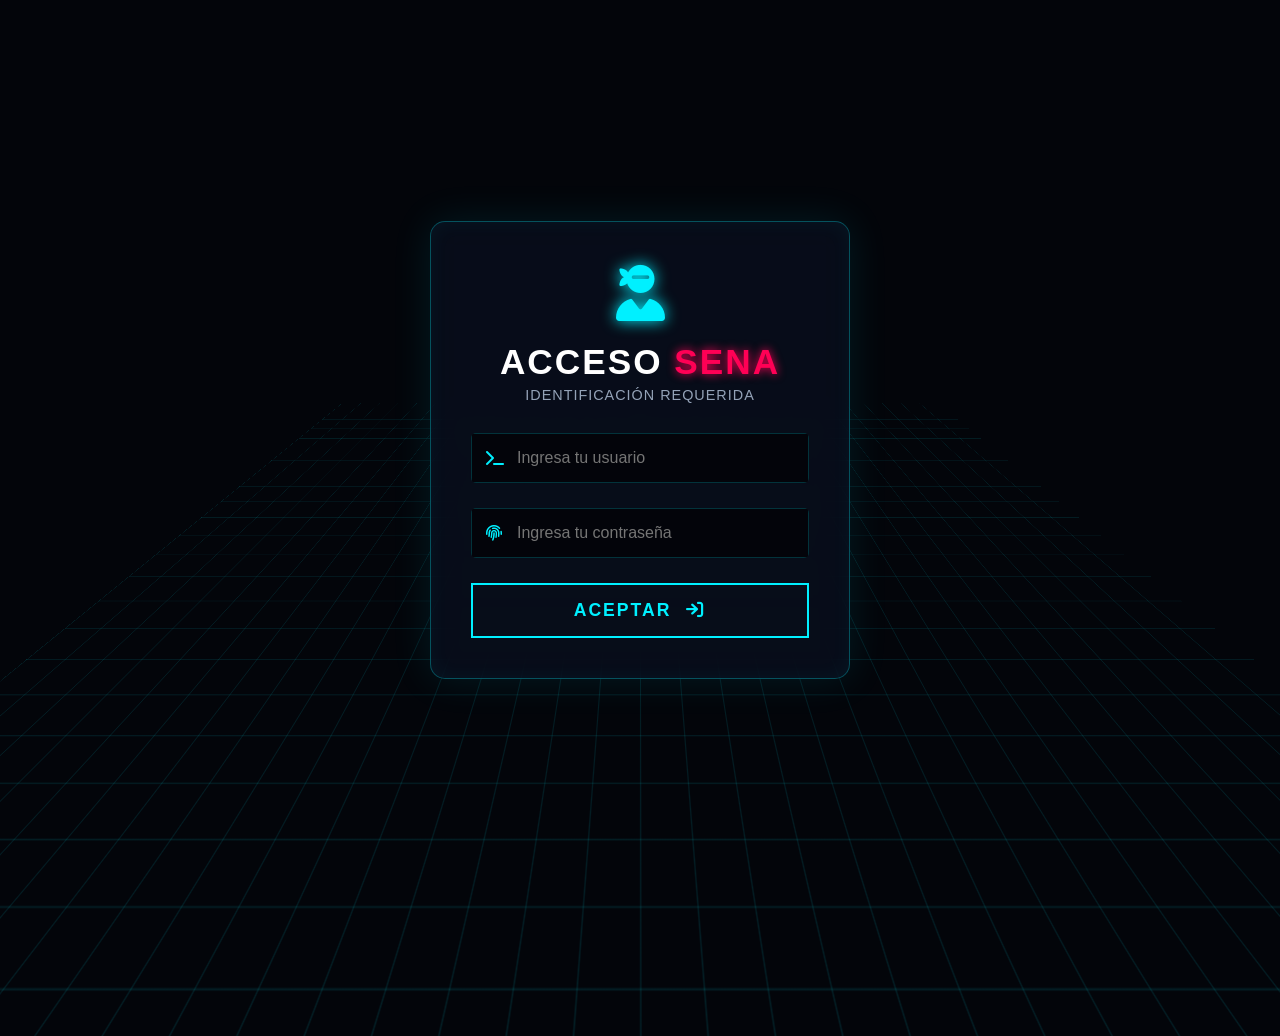
<file: index.html>
<!DOCTYPE html>
<html lang="es">
<head>
    <meta charset="UTF-8">
    <meta name="viewport" content="width=device-width, initial-scale=1.0">
    <title>Acceso - Techno Games</title>
    <link rel="stylesheet" href="style-login.css">
    <link rel="stylesheet" href="https://cdnjs.cloudflare.com/ajax/libs/font-awesome/6.4.0/css/all.min.css">
</head>
<body>

    <!-- Fondo de cuadrícula Cyberpunk -->
    <div class="cyber-grid"></div>

    <div class="login-container drop-anim">
        <div class="hologram-icon">
            <i class="fa-solid fa-user-ninja"></i>
        </div>
        
        <h1 class="cyber-title" data-text="ACCESO">ACCESO <span>SENA</span></h1>
        <p class="subtitle">Identificación Requerida</p>
        
        <div class="input-box">
            <i class="fa-solid fa-terminal"></i>
            <input type="text" id="usuario" placeholder="Ingresa tu usuario" autocomplete="off">
            <div class="scan-line"></div>
        </div>
        
        <div class="input-box">
            <i class="fa-solid fa-fingerprint"></i>
            <input type="password" id="contrasena" placeholder="Ingresa tu contraseña">
            <div class="scan-line"></div>
        </div>

        <p id="mensaje-error" class="error-text">ERROR: Acceso denegado.</p>

        <button id="btn-aceptar" class="cyber-btn" onclick="iniciarSesion()">
            ACEPTAR <i class="fa-solid fa-arrow-right-to-bracket"></i>
        </button>
    </div>

    <script src="login.js"></script>
</body>
</html>
</file>
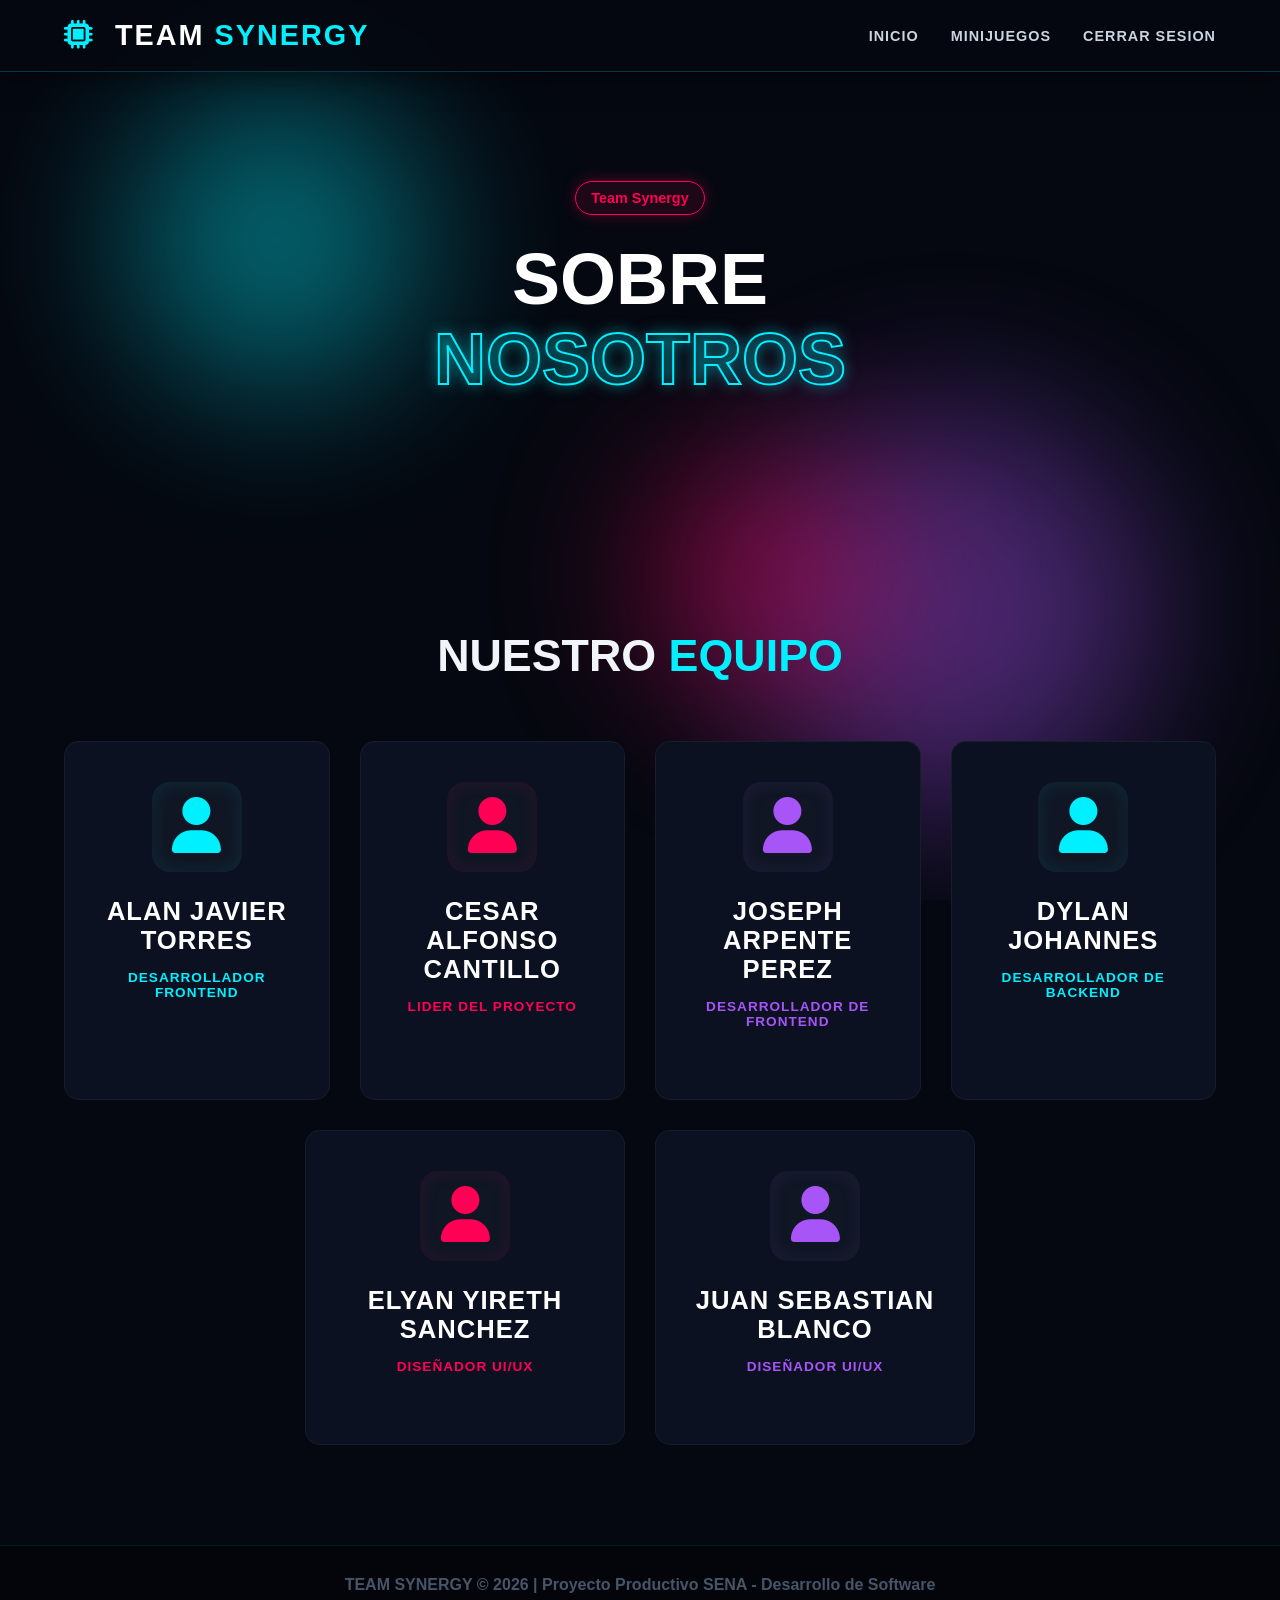
<file: about.html>
<!DOCTYPE html>
<html lang="es">
<head>
    <meta charset="UTF-8">
    <meta name="viewport" content="width=device-width, initial-scale=1.0">
    <title>Sobre Nosotros - Team Synergy</title>
    <link rel="stylesheet" href="aboutstyle.css.css">
    <link rel="stylesheet" href="https://cdnjs.cloudflare.com/ajax/libs/font-awesome/6.4.0/css/all.min.css">
</head>
<body>

    <div class="bg-animation">
        <div class="orb orb-1"></div>
        <div class="orb orb-2"></div>
        <div class="orb orb-3"></div>
    </div>

    <nav class="navbar slide-down">
        <div class="logo">
            <i class="fa-solid fa-microchip"></i> TEAM <span>SYNERGY</span>
        </div>
        <ul class="nav-links">
            <li><a href="tecno.html">Inicio</a></li>
            <li><a href="tecno.html#minijuegos">Minijuegos</a></li>
            <li><a href="index.html">Cerrar sesion</a></li>
        </ul>
    </nav>

    <!-- SECCIÓN SOBRE LOS CREADORES -->
    <section class="hero-section about-hero fade-up">
        <div class="hero-content">
            <span class="badge pulse-anim">Team Synergy</span>
            <h1 class="glitch-title" data-text="NOSOTROS">SOBRE <br>
                <span class="highlight">NOSOTROS</span>
            </h1>
        </div>
    </section>

    <!-- TEXTO DE PRESENTACIÓN DEL PROYECTO -->
    <p class="about-text">
        <!-- Aquí va tu texto de presentación del equipo/proyecto SENA -->
    </p>

    <!-- SECCIÓN TARJETAS DE CREADORES -->
    <section class="games-section fade-up delay-1">
        <div class="section-title">
            <h2>Nuestro <span>Equipo</span></h2>
            <p><!-- Subtítulo opcional --></p>
        </div>

        <div class="cards-grid">
            <div class="game-card">
                <div class="card-icon creator-icon-1"><i class="fa-solid fa-user"></i></div>
                <h3>Alan Javier Torres</h3>
                <span class="creator-role role-1">Desarrollador Frontend</span>
                <p><!-- Descripción breve --></p>
                <div class="card-glow-bg"></div>
            </div>

            <div class="game-card">
                <div class="card-icon creator-icon-2"><i class="fa-solid fa-user"></i></div>
                <h3>Cesar Alfonso Cantillo</h3>
                <span class="creator-role role-2">Lider del Proyecto</span>
                <p><!-- Descripción breve --></p>
                <div class="card-glow-bg"></div>
            </div>

            <div class="game-card">
                <div class="card-icon creator-icon-3"><i class="fa-solid fa-user"></i></div>
                <h3>Joseph Arpente Perez</h3>
                <span class="creator-role role-3">Desarrollador de Frontend</span>
                <p><!-- Descripción breve --></p>
                <div class="card-glow-bg"></div>
            </div>
             <div class="game-card">
                <div class="card-icon creator-icon-1"><i class="fa-solid fa-user"></i></div>
                <h3>Dylan Johannes</h3>
                <span class="creator-role role-1">Desarrollador de Backend</span>
                <p><!-- Descripción breve --></p>
                <div class="card-glow-bg"></div>
            </div>

            <div class="game-card">
                <div class="card-icon creator-icon-2"><i class="fa-solid fa-user"></i></div>
                <h3>Elyan Yireth Sanchez</h3>
                <span class="creator-role role-2">Diseñador UI/UX</span>
                <p><!-- Descripción breve --></p>
                <div class="card-glow-bg"></div>
            </div>

            <div class="game-card">
                <div class="card-icon creator-icon-3"><i class="fa-solid fa-user"></i></div>
                <h3>Juan Sebastian Blanco</h3>
                <span class="creator-role role-3">Diseñador UI/UX</span>
                <p><!-- Descripción breve --></p>
                <div class="card-glow-bg"></div>
            </div>
        </div>
    </section>

    <footer>
        <p>TEAM SYNERGY © 2026 | Proyecto Productivo SENA - Desarrollo de Software</p>
    </footer>

</body>
</html>
</file>
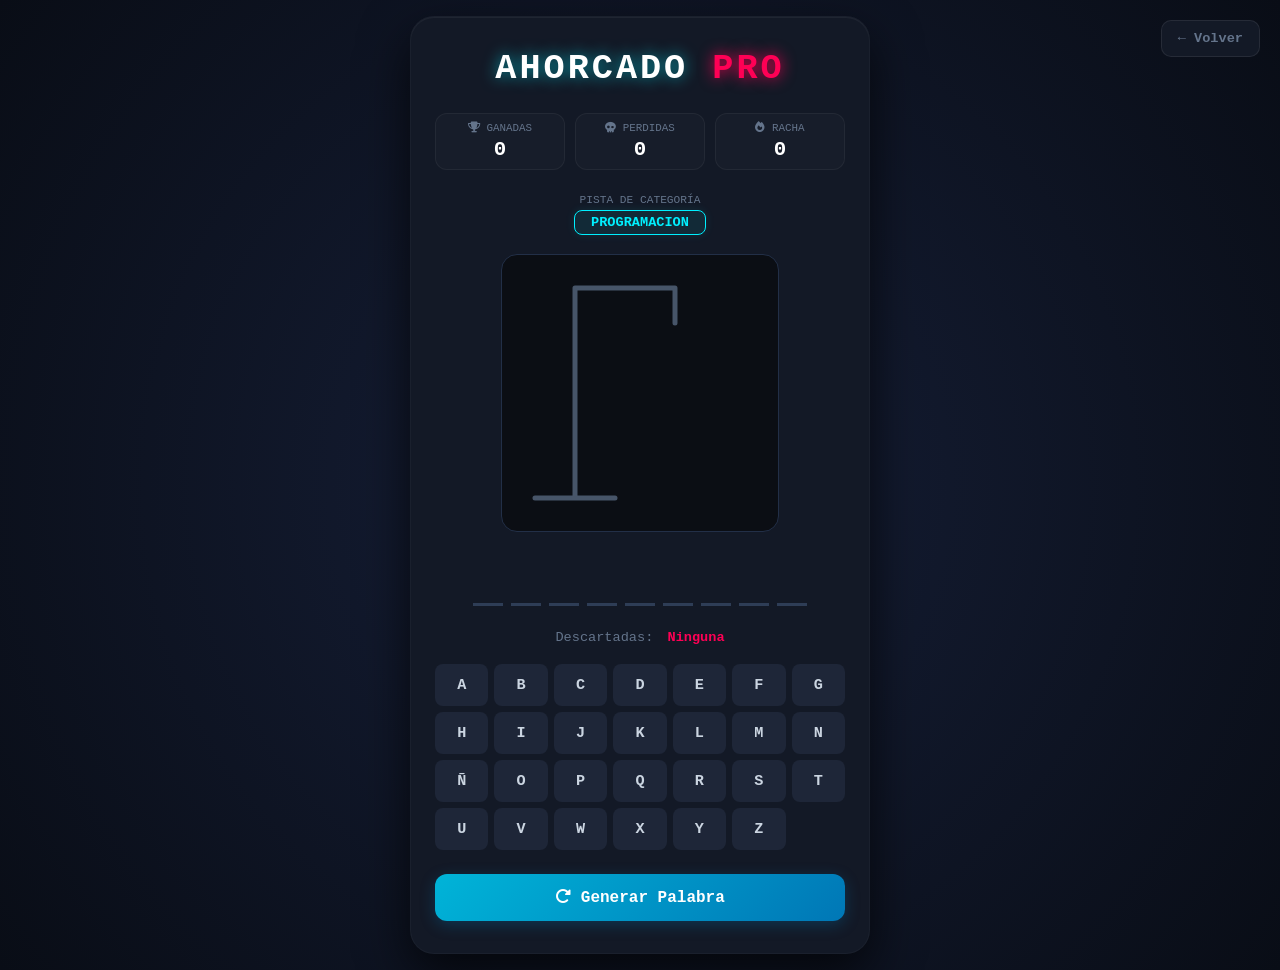
<file: Ahorcado.html>
<!DOCTYPE html>
<html lang="es">
<head>
    <meta charset="UTF-8">
    <meta name="viewport" content="width=device-width, initial-scale=1.0">
    <title>Ahorcado Pro Edition</title>
    <link rel="stylesheet" href="ahorcado.css">
    <link rel="stylesheet" href="https://cdnjs.cloudflare.com/ajax/libs/font-awesome/6.4.0/css/all.min.css">
</head>
<body>

    <a href="tecno.html" class="back-btn">← Volver</a>

    <div class="game-wrapper">
        <div class="game-container" id="juego">
            <h1 class="glitch-title">AHORCADO <span class="edition">PRO</span></h1>
            
            <div class="marcador">
                <div class="stat-box">
                    <span class="stat-label"><i class="fa-solid fa-trophy"></i> Ganadas</span>
                    <span class="stat-num" id="ganadas">0</span>
                </div>
                <div class="stat-box">
                    <span class="stat-label"><i class="fa-solid fa-skull"></i> Perdidas</span>
                    <span class="stat-num" id="perdidas">0</span>
                </div>
                <div class="stat-box">
                    <span class="stat-label"><i class="fa-solid fa-fire"></i> Racha</span>
                    <span class="stat-num" id="racha">0</span>
                </div>
            </div>

            <div class="categoria-container">
                <span class="lbl-cat">Pista de categoría</span>
                <div class="categoria-badge" id="categoria-texto">-</div>
            </div>

            <div class="canvas-wrapper" id="canvasBox">
                <canvas id="lienzo" width="260" height="260"></canvas>
            </div>

            <div class="palabra-display" id="palabraDisplay"></div>

            <div class="discard-container">
                <span class="discard-title">Descartadas:</span>
                <span id="listaIncorrectas" class="discard-list">Ninguna</span>
            </div>

            <div class="teclado" id="teclado"></div>

            <button id="btnReiniciar" class="btn-primary">
                <i class="fa-solid fa-rotate-right"></i> Generar Palabra
            </button>
        </div>
    </div>

    <div class="modal" id="modalResultado">
        <div class="modal-content">
            <div class="modal-icon" id="modalIcon">🎉</div>
            <h2 id="modalTitulo">¡Victoria!</h2>
            <p id="modalMensaje">Descifraste el código oculto de forma exitosa.</p>
            <button id="btnModalSiguiente" class="btn-modal">Siguiente Turno</button>
        </div>
    </div>

    <script src="ahorcado.js"></script>
</body>
</html>
</file>
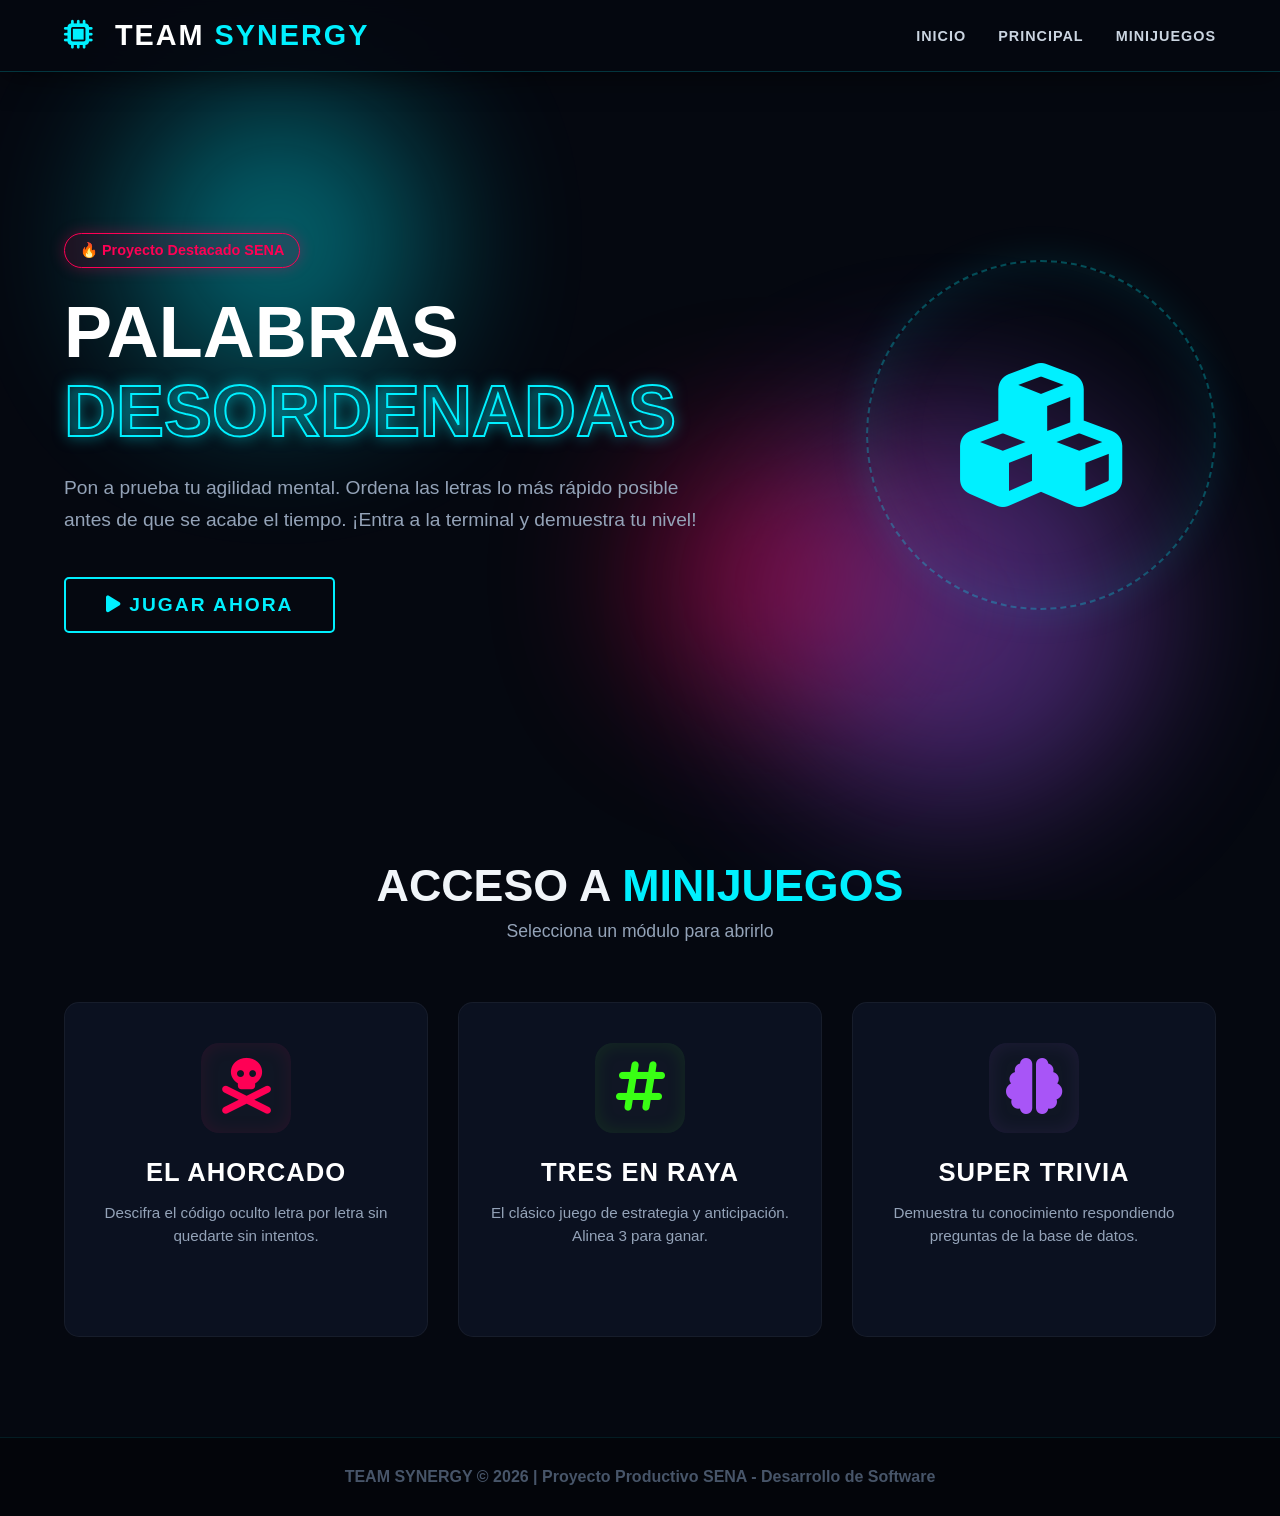
<file: Login.html>
<!DOCTYPE html> 
<html lang="es"> <head> <meta charset="UTF-8"> 
<meta name="viewport" content="width=device-width, initial-scale=1.0"> 
<title>Team Synergy - Proyecto SENA</title> <link rel="stylesheet" href="Style-main.css"> 
<link rel="stylesheet" href="https://cdnjs.cloudflare.com/ajax/libs/font-awesome/6.4.0/css/all.min.css"> </head>
<body> <div class="bg-animation"> <div class="orb orb-1"></div> <div class="orb orb-2"></div>
        <div class="orb orb-3"></div>
    </div>

    <nav class="navbar slide-down"> <div class="logo"> <i class="fa-solid fa-microchip"></i> TEAM <span>SYNERGY</span> </div>
        <ul class="nav-links"> <li><a href="#inicio">inicio</a></li> <li><a href="#juego-principal">Principal</a></li>
            <li><a href="#minijuegos">Minijuegos</a></li>
        </ul>
    </nav>

    <section id="juego-principal" class="hero-section fade-up"> <div class="hero-content"> <span class="badge pulse-anim">🔥 Proyecto Destacado SENA</span> <h1 class="glitch-title" data-text="PALABRAS">PALABRAS <br> <span class="highlight">DESORDENADAS</span> </h1>
            
            <p>Pon a prueba tu agilidad mental. Ordena las letras lo más rápido posible antes de que se acabe el tiempo. ¡Entra a la terminal y demuestra tu nivel!</p> <a href="PD.html" class="btn-play-main glow-button"> <i class="fa-solid fa-play"></i> JUGAR AHORA
            </a>
        </div>
        <div class="hero-image float-anim"> <div class="hologram-box"> <i class="fa-solid fa-cubes"></i> </div>
        </div>
    </section>

    <section id="minijuegos" class="games-section fade-up delay-1"> <div class="section-title"> <h2>Acceso a <span>Minijuegos</span></h2> <p>Selecciona un módulo para abrirlo</p>
        </div>

        <div class="cards-grid"> <a href="Ahorcado.html" class="game-card"> <div class="card-icon ahorcado-icon"><i class="fa-solid fa-skull-crossbones"></i></div> <h3>El Ahorcado</h3> <p>Descifra el código oculto letra por letra sin quedarte sin intentos.</p> <div class="card-glow-bg"></div> <span class="play-tag">Iniciar Módulo <i class="fa-solid fa-bolt"></i></span> </a>

            <a href="triqui.html" class="game-card">
                <div class="card-icon tic-icon"><i class="fa-solid fa-hashtag"></i></div>
                <h3>Tres en Raya</h3>
                <p>El clásico juego de estrategia y anticipación. Alinea 3 para ganar.</p>
                <div class="card-glow-bg"></div>
                <span class="play-tag">Iniciar Módulo <i class="fa-solid fa-bolt"></i></span>
            </a>

            <a href="trivia.html" class="game-card">
                <div class="card-icon trivia-icon"><i class="fa-solid fa-brain"></i></div>
                <h3>Super Trivia</h3>
                <p>Demuestra tu conocimiento respondiendo preguntas de la base de datos.</p>
                <div class="card-glow-bg"></div>
                <span class="play-tag">Iniciar Módulo <i class="fa-solid fa-bolt"></i></span>
            </a>

        </div>
    </section>

    <footer> <p>TEAM SYNERGY © 2026 | Proyecto Productivo SENA - Desarrollo de Software</p>
    </footer>

</body>
</html>
</file>
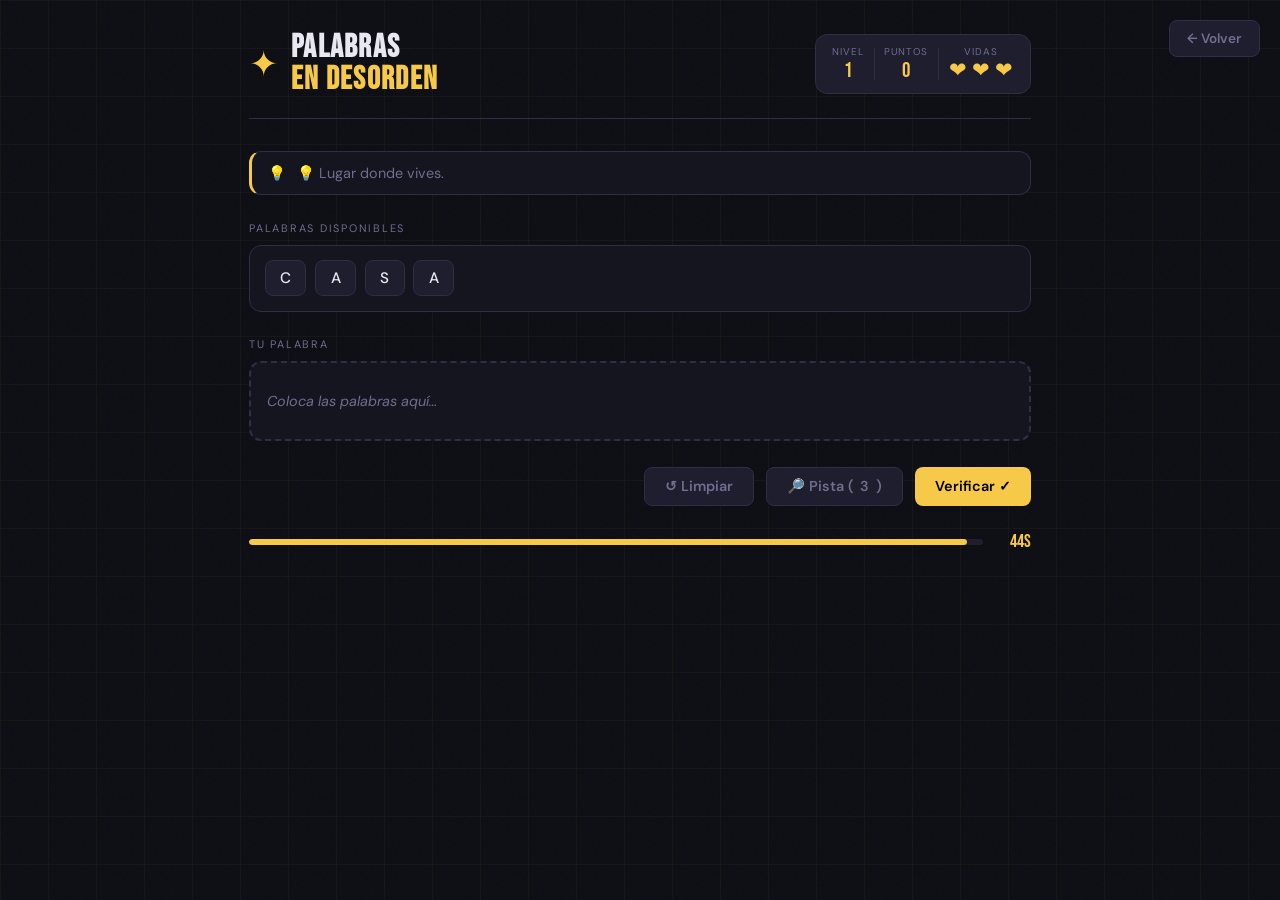
<file: PD.html>
<!DOCTYPE html>
<html lang="es">
<head>
  <meta charset="UTF-8" />
  <meta name="viewport" content="width=device-width, initial-scale=1.0" />
  <title>Palabras en Desorden</title>
  <link rel="preconnect" href="https://fonts.googleapis.com" />
  <link rel="preconnect" href="https://fonts.gstatic.com" crossorigin />
  <link href="https://fonts.googleapis.com/css2?family=Bebas+Neue&family=DM+Sans:wght@300;400;500;700&display=swap" rel="stylesheet" />
  <link rel="stylesheet" href="PD.css" />
</head>
<body>

  <div class="bg-grid"></div>
  <div class="noise"></div>

  <a href="tecno.html" class="back-btn">← Volver</a>

  <div class="wrapper">

    <header class="header">
      <div class="logo-wrap">
        <span class="logo-icon">✦</span>
        <h1 class="logo-title">PALABRAS<br><em>EN DESORDEN</em></h1>
      </div>
      <div class="scoreboard">
        <div class="score-item">
          <span class="score-label">NIVEL</span>
          <span class="score-val" id="levelDisplay">1</span>
        </div>
        <div class="score-divider"></div>
        <div class="score-item">
          <span class="score-label">PUNTOS</span>
          <span class="score-val" id="scoreDisplay">0</span>
        </div>
        <div class="score-divider"></div>
        <div class="score-item">
          <span class="score-label">VIDAS</span>
          <span class="score-val" id="livesDisplay">❤ ❤ ❤</span>
        </div>
      </div>
    </header>

    <main class="game-area">

      <div class="hint-bar">
        <span class="hint-icon">💡</span>
        <p id="hintText">Arrastra o haz clic en las palabras para armar la palabra correcta.</p>
      </div>

      <section class="word-bank-section">
        <p class="section-label">PALABRAS DISPONIBLES</p>
        <div class="word-bank" id="wordBank"></div>
      </section>

      <section class="build-section">
        <p class="section-label">TU PALABRA</p>
        <div class="build-zone" id="buildZone">
          <span class="build-placeholder" id="buildPlaceholder">Coloca las palabras aquí…</span>
        </div>
      </section>

      <div class="action-row">
        <button class="btn btn-ghost" onclick="clearBuild()">↺ Limpiar</button>
        <button class="btn btn-ghost" onclick="useHint()">🔎 Pista (<span id="hintCount">3</span>)</button>
        <button class="btn btn-primary" onclick="checkAnswer()">Verificar ✓</button>
      </div>

      <div class="timer-wrap">
        <div class="timer-bar-bg">
          <div class="timer-bar" id="timerBar"></div>
        </div>
        <span class="timer-label" id="timerLabel">30s</span>
      </div>

    </main>

    <!-- Modal resultado -->
    <div class="modal-overlay" id="modalOverlay">
      <div class="modal">
        <div class="modal-icon" id="modalIcon">🎉</div>
        <h2 class="modal-title" id="modalTitle">¡Correcto!</h2>
        <p class="modal-body" id="modalBody"></p>
        <p class="modal-answer" id="modalAnswer"></p>
        <button class="btn btn-primary" onclick="nextRound()">Siguiente →</button>
      </div>
    </div>

    <!-- Modal game over -->
    <div class="modal-overlay" id="gameOverOverlay">
      <div class="modal">
        <div class="modal-icon">💀</div>
        <h2 class="modal-title" style="color:var(--accent2)">Juego Terminado</h2>
        <p class="modal-body" id="gameOverMsg"></p>
        <p class="modal-score-final">Puntaje final: <strong id="finalScore">0</strong></p>
        <button class="btn btn-primary" onclick="restartGame()">Jugar de nuevo ↺</button>
      </div>
    </div>

  </div>

  <script src="PD.js"></script>
</body>
</html>
</file>
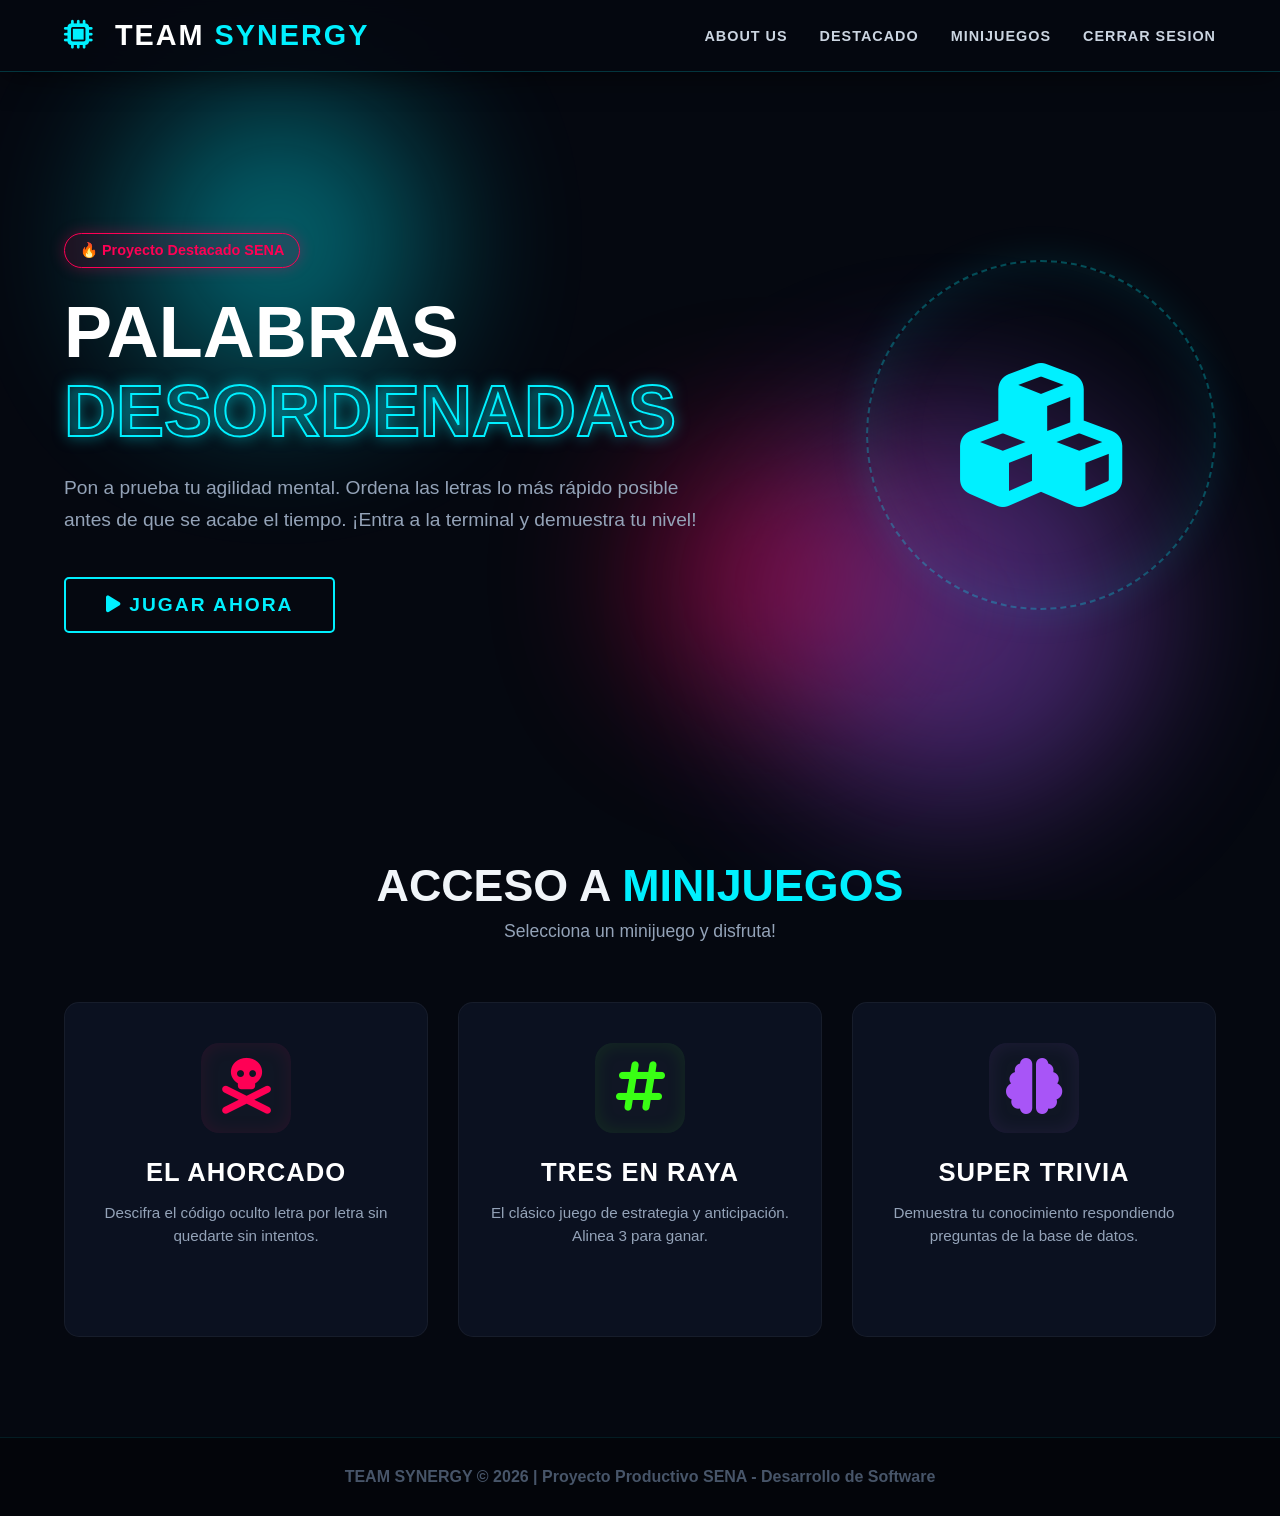
<file: tecno.html>
<!DOCTYPE html>
<html lang="es">
<head>
    <meta charset="UTF-8">
    <meta name="viewport" content="width=device-width, initial-scale=1.0">
    <title>Team Synergy - Proyecto SENA</title>
    <link rel="stylesheet" href="style-main.css">
    <link rel="stylesheet" href="https://cdnjs.cloudflare.com/ajax/libs/font-awesome/6.4.0/css/all.min.css">
</head>
<body>

    <!-- FONDO ANIMADO DE LUCES -->
    <div class="bg-animation">
        <div class="orb orb-1"></div>
        <div class="orb orb-2"></div>
        <div class="orb orb-3"></div>
    </div>

    <!-- MENÚ DE NAVEGACIÓN SUPERIOR -->
    <nav class="navbar slide-down">
        <div class="logo">
            <i class="fa-solid fa-microchip"></i> TEAM <span>SYNERGY</span>
        </div>
        <ul class="nav-links">
            <li><a href="about.html">About Us</a></li>
            <li><a href="#juego-principal">Destacado</a></li>
            <li><a href="#minijuegos">Minijuegos</a></li>
            <li><a href="index.html">Cerrar sesion</a></li>
        </ul>
    </nav>

    <!-- SECCIÓN HERO: JUEGO PRINCIPAL -->
    <section id="juego-principal" class="hero-section fade-up">
        <div class="hero-content">
            <span class="badge pulse-anim">🔥 Proyecto Destacado SENA</span>
            
            <!-- Título con efecto Glitch -->
            <h1 class="glitch-title" data-text="PALABRAS">PALABRAS <br> 
                <span class="highlight">DESORDENADAS</span>
            </h1>
            
            <p>Pon a prueba tu agilidad mental. Ordena las letras lo más rápido posible antes de que se acabe el tiempo. ¡Entra a la terminal y demuestra tu nivel!</p>
            
            <!-- Enlace al juego principal -->
            <a href="PD.html" class="btn-play-main glow-button">
                <i class="fa-solid fa-play"></i> JUGAR AHORA
            </a>
        </div>
        <div class="hero-image float-anim">
            <div class="hologram-box">
                <i class="fa-solid fa-cubes"></i>
            </div>
        </div>
    </section>

    <!-- SECCIÓN DE LOS 4 MINIJUEGOS (TARJETAS) -->
    <section id="minijuegos" class="games-section fade-up delay-1">
        <div class="section-title">
            <h2>Acceso a <span>Minijuegos</span></h2>
            <p>Selecciona un minijuego y disfruta!</p>
        </div>

        <div class="cards-grid">
            
            <!-- Tarjeta 1: Ahorcado -->
            <a href="Ahorcado.html" class="game-card">
                <div class="card-icon ahorcado-icon"><i class="fa-solid fa-skull-crossbones"></i></div>
                <h3>El Ahorcado</h3>
                <p>Descifra el código oculto letra por letra sin quedarte sin intentos.</p>
                <div class="card-glow-bg"></div>
                <span class="play-tag">Iniciar Módulo <i class="fa-solid fa-bolt"></i></span>
            </a>

            <!-- Tarjeta 2: Tres en Raya -->
            <a href="triqui.html" class="game-card">
                <div class="card-icon tic-icon"><i class="fa-solid fa-hashtag"></i></div>
                <h3>Tres en Raya</h3>
                <p>El clásico juego de estrategia y anticipación. Alinea 3 para ganar.</p>
                <div class="card-glow-bg"></div>
                <span class="play-tag">Iniciar Módulo <i class="fa-solid fa-bolt"></i></span>
            </a>


            <!-- Tarjeta 3: Trivia -->
            <a href="Trivia.html" class="game-card">
                <div class="card-icon trivia-icon"><i class="fa-solid fa-brain"></i></div>
                <h3>Super Trivia</h3>
                <p>Demuestra tu conocimiento respondiendo preguntas de la base de datos.</p>
                <div class="card-glow-bg"></div>
                <span class="play-tag">Iniciar Módulo <i class="fa-solid fa-bolt"></i></span>
            </a>

        </div>
    </section>

    <footer>
        <p>TEAM SYNERGY © 2026 | Proyecto Productivo SENA - Desarrollo de Software</p>
    </footer>

</body>
</html>
</file>
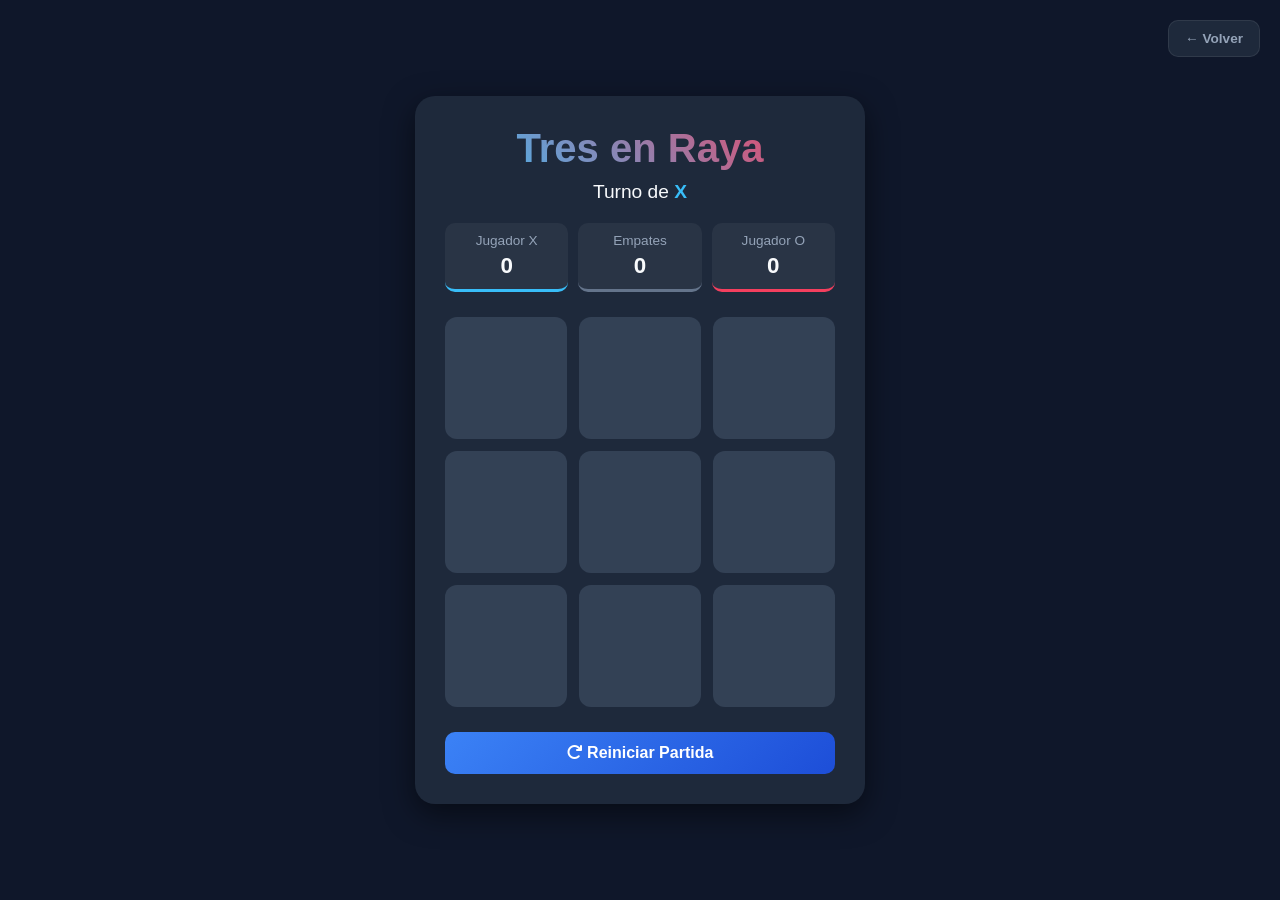
<file: triqui.html>
<!DOCTYPE html>
<html lang="es">
<head>
    <meta charset="UTF-8">
    <meta name="viewport" content="width=device-width, initial-scale=1.0">
    <title>Tres en Raya - Premium</title>
    <link rel="stylesheet" href="triqui.css">
    <link rel="stylesheet" href="https://cdnjs.cloudflare.com/ajax/libs/font-awesome/6.4.0/css/all.min.css">
</head>
<body>

    <a href="tecno.html" class="back-btn">← Volver</a>

    <div class="game-container">
        <h1>Tres en Raya</h1>
        
        <div class="status-turn" id="status">Turno de <span>X</span></div>

        <div class="scoreboard">
            <div class="score-box player-x">
                <span class="label">Jugador X</span>
                <span class="score" id="score-x">0</span>
            </div>
            <div class="score-box ties">
                <span class="label">Empates</span>
                <span class="score" id="score-ties">0</span>
            </div>
            <div class="score-box player-o">
                <span class="label">Jugador O</span>
                <span class="score" id="score-o">0</span>
            </div>
        </div>

        <div class="board" id="board">
            <div class="cell" data-index="0"></div>
            <div class="cell" data-index="1"></div>
            <div class="cell" data-index="2"></div>
            <div class="cell" data-index="3"></div>
            <div class="cell" data-index="4"></div>
            <div class="cell" data-index="5"></div>
            <div class="cell" data-index="6"></div>
            <div class="cell" data-index="7"></div>
            <div class="cell" data-index="8"></div>
        </div>

        <button id="restart-btn"><i class="fa-solid fa-arrow-rotate-right"></i> Reiniciar Partida</button>
    </div>

    <script src="triqui.js"></script>
</body>
</html>
</file>
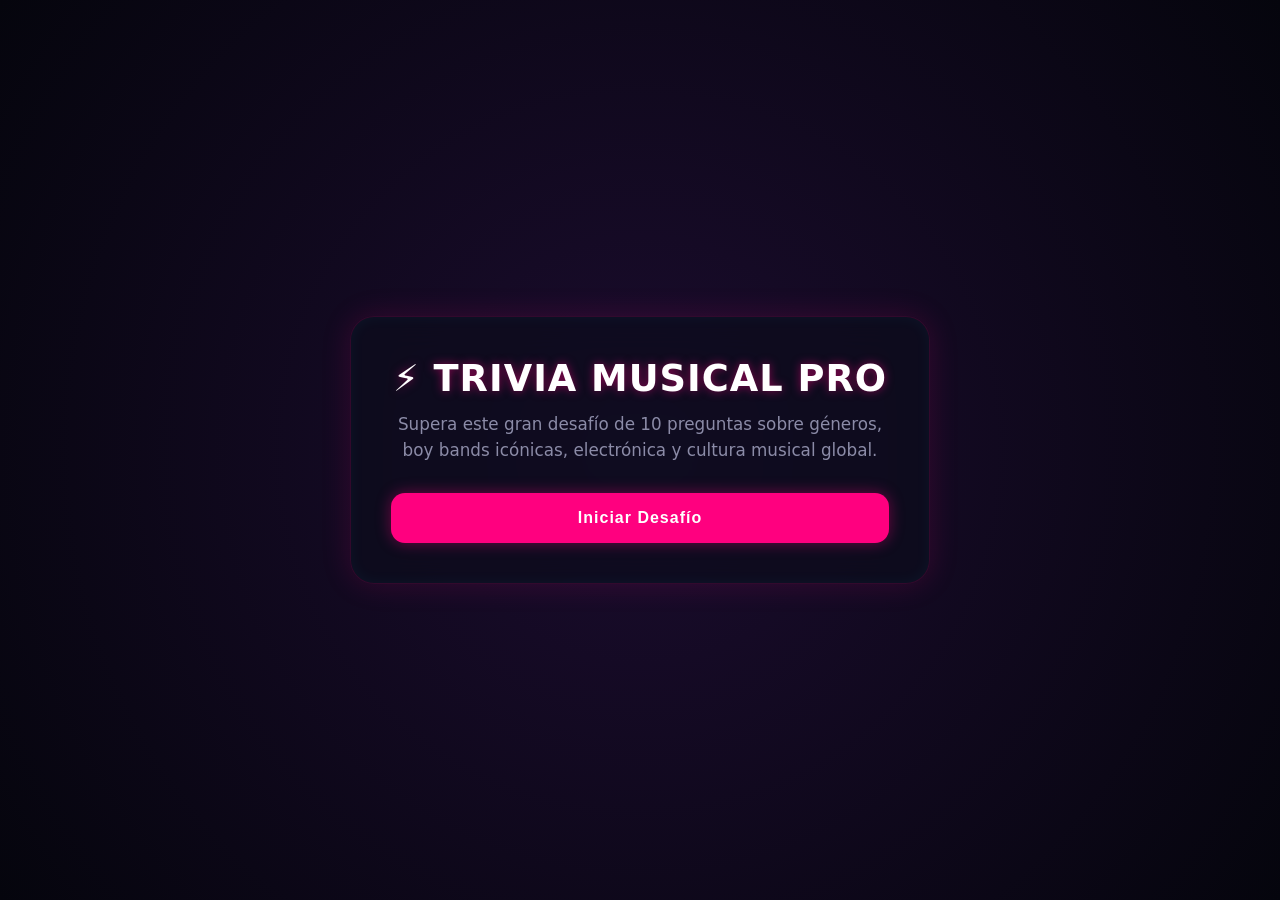
<file: Trivia.html>
<!DOCTYPE html>
<html lang="es">
<head>
  <meta charset="UTF-8">
  <meta name="viewport" content="width=device-width, initial-scale=1.0">
  <title>Trivia de Sistemas Premium 🖥️</title>
  <link rel="stylesheet" href="trivia.css">
</head>
<body>

<div class="card">
  <div id="inicio" class="screen active">
    <h1>⚡ TRIVIA MUSICAL PRO</h1>
    <p>Supera este gran desafío de 10 preguntas sobre géneros, boy bands icónicas, electrónica y cultura musical global.</p>
    <button class="btn-primary" onclick="comenzar()">Iniciar Desafío</button>
  </div>

  <div id="juego" class="screen">
    <div class="quiz-header">
      <span id="info-progreso">Pregunta 1 de 10</span>
      <span id="info-puntos">0 pts</span>
    </div>
    <div class="progress-container">
      <div id="barra" class="progress-bar"></div>
    </div>
    <h2 id="campo-pregunta">Cargando pregunta...</h2>
    <div id="opciones" class="options-grid"></div>
    <button id="btn-siguiente" class="btn-primary" style="display:none;" onclick="siguiente()">Siguiente pregunta</button>
  </div>

  <div id="resultado" class="screen">
    <h1>🎯 Resultados</h1>
    <div id="score" class="score-badge">0</div>
    <p id="mensaje-final">¡Buen intento!</p>
    <button class="btn-primary" onclick="reiniciar()">Intentar de nuevo</button>
  </div>
</div>

<script src="trivia.js"></script>
</body>
</html>
</file>
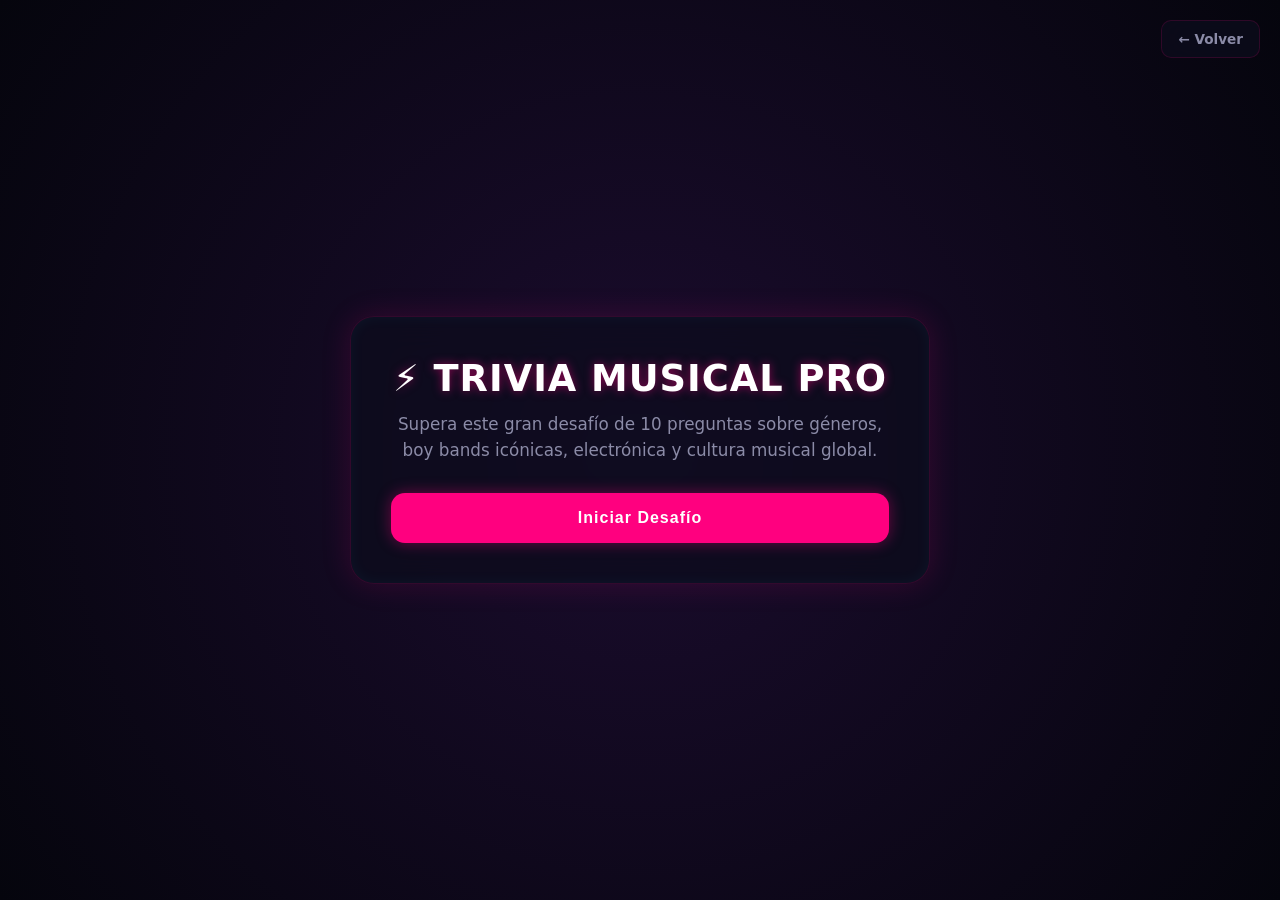
<file: trivia.html>
<!DOCTYPE html>
<html lang="es">
<head>
  <meta charset="UTF-8">
  <meta name="viewport" content="width=device-width, initial-scale=1.0">
  <title>Trivia de Sistemas Premium 🖥️</title>
  <link rel="stylesheet" href="trivia.css">
</head>
<body>

<a href="tecno.html" class="back-btn">← Volver</a>

<div class="card">
  <div id="inicio" class="screen active">
    <h1>⚡ TRIVIA MUSICAL PRO</h1>
    <p>Supera este gran desafío de 10 preguntas sobre géneros, boy bands icónicas, electrónica y cultura musical global.</p>
    <button class="btn-primary" onclick="comenzar()">Iniciar Desafío</button>
  </div>

  <div id="juego" class="screen">
    <div class="quiz-header">
      <span id="info-progreso">Pregunta 1 de 10</span>
      <span id="info-puntos">0 pts</span>
    </div>
    <div class="progress-container">
      <div id="barra" class="progress-bar"></div>
    </div>
    <h2 id="campo-pregunta">Cargando pregunta...</h2>
    <div id="opciones" class="options-grid"></div>
    <button id="btn-siguiente" class="btn-primary" style="display:none;" onclick="siguiente()">Siguiente pregunta</button>
  </div>

  <div id="resultado" class="screen">
    <h1>🎯 Resultados</h1>
    <div id="score" class="score-badge">0</div>
    <p id="mensaje-final">¡Buen intento!</p>
    <button class="btn-primary" onclick="reiniciar()">Intentar de nuevo</button>
  </div>
</div>

<script src="trivia.js"></script>
</body>
</html>
</file>
<file: style-login.css>
:root {
    --bg-dark: #03050a;
    --primary: #00f0ff;
    --secondary: #ff0055;
    --glass: rgba(11, 17, 32, 0.7);
}

* {
    margin: 0;
    padding: 0;
    box-sizing: border-box;
    font-family: 'Segoe UI', Tahoma, Geneva, Verdana, sans-serif;
}

body {
    background-color: var(--bg-dark);
    height: 100vh;
    display: flex;
    justify-content: center;
    align-items: center;
    overflow: hidden;
    color: #fff;
    position: relative;
}

/* Cuadrícula de fondo animada */
.cyber-grid {
    position: absolute;
    top: 0; left: 0; width: 100%; height: 100%;
    background-image: 
        linear-gradient(rgba(0, 240, 255, 0.1) 1px, transparent 1px),
        linear-gradient(90deg, rgba(0, 240, 255, 0.1) 1px, transparent 1px);
    background-size: 40px 40px;
    transform: perspective(500px) rotateX(60deg) translateY(-100px) translateZ(-200px);
    animation: gridMove 10s linear infinite;
    z-index: -1;
}

@keyframes gridMove {
    0% { transform: perspective(500px) rotateX(60deg) translateY(0) translateZ(-200px); }
    100% { transform: perspective(500px) rotateX(60deg) translateY(40px) translateZ(-200px); }
}

/* Contenedor del Login */
.login-container {
    background: var(--glass);
    backdrop-filter: blur(15px);
    border: 1px solid rgba(0, 240, 255, 0.3);
    padding: 40px;
    border-radius: 15px;
    width: 100%;
    max-width: 420px;
    text-align: center;
    box-shadow: 0 0 40px rgba(0, 240, 255, 0.1), inset 0 0 20px rgba(0, 240, 255, 0.05);
}

.drop-anim {
    animation: dropIn 0.8s cubic-bezier(0.2, 0.8, 0.2, 1);
}

@keyframes dropIn {
    0% { transform: translateY(-100px) scale(0.9); opacity: 0; }
    100% { transform: translateY(0) scale(1); opacity: 1; }
}

/* Icono holográfico */
.hologram-icon {
    font-size: 3.5rem;
    color: var(--primary);
    margin-bottom: 15px;
    animation: float 3s ease-in-out infinite;
    text-shadow: 0 0 15px var(--primary);
}

@keyframes float {
    0%, 100% { transform: translateY(0); }
    50% { transform: translateY(-10px); }
}

/* Textos */
.cyber-title {
    font-size: 2.2rem;
    font-weight: 900;
    letter-spacing: 2px;
    margin-bottom: 5px;
}
.cyber-title span {
    color: var(--secondary);
    text-shadow: 0 0 10px var(--secondary);
}
.subtitle {
    color: #94a3b8;
    margin-bottom: 30px;
    font-size: 0.9rem;
    text-transform: uppercase;
    letter-spacing: 1px;
}

/* Inputs */
.input-box {
    position: relative;
    margin-bottom: 25px;
    overflow: hidden;
    border-radius: 5px;
}
.input-box i {
    position: absolute;
    left: 15px;
    top: 50%;
    transform: translateY(-50%);
    color: var(--primary);
    z-index: 2;
}
.input-box input {
    width: 100%;
    background: rgba(0, 0, 0, 0.6);
    border: 1px solid rgba(0, 240, 255, 0.2);
    padding: 15px 15px 15px 45px;
    color: #fff;
    font-size: 1rem;
    outline: none;
    transition: 0.3s;
}
.input-box input:focus {
    border-color: var(--primary);
    box-shadow: 0 0 15px rgba(0, 240, 255, 0.2);
}

/* Mensaje de error */
.error-text {
    color: var(--secondary);
    font-size: 0.85rem;
    font-weight: bold;
    margin-bottom: 20px;
    display: none;
    text-shadow: 0 0 5px var(--secondary);
}

/* Botón Neón */
.cyber-btn {
    width: 100%;
    background: transparent;
    color: var(--primary);
    border: 2px solid var(--primary);
    padding: 15px;
    font-size: 1.1rem;
    font-weight: bold;
    text-transform: uppercase;
    letter-spacing: 2px;
    cursor: pointer;
    transition: 0.3s;
    position: relative;
    overflow: hidden;
}
.cyber-btn:hover {
    background: var(--primary);
    color: #000;
    box-shadow: 0 0 20px var(--primary);
    transform: scale(1.02);
}
.cyber-btn i {
    margin-left: 8px;
}

/* Animación de vibración para error */
.shake {
    animation: shakeAnim 0.4s;
    border-color: var(--secondary);
    box-shadow: 0 0 30px rgba(255, 0, 85, 0.3);
}

@keyframes shakeAnim {
    0%, 100% { transform: translateX(0); }
    25% { transform: translateX(-10px); }
    50% { transform: translateX(10px); }
    75% { transform: translateX(-10px); }
}
</file>
<file: aboutstyle.css.css>
:root {
    --bg-dark: #050810;
    --nav-bg: rgba(5, 8, 16, 0.85);
    --primary: #00f0ff;
    --secondary: #ff0055;
    --tertiary: #a855f7;
    --text-light: #f1f5f9;
    --card-bg: #0b1120;
}

* {
    margin: 0;
    padding: 0;
    box-sizing: border-box;
    font-family: 'Segoe UI', Tahoma, Geneva, Verdana, sans-serif;
}

body {
    background-color: var(--bg-dark);
    color: var(--text-light);
    overflow-x: hidden;
    position: relative;
}

/* --- FONDO ANIMADO --- */
.bg-animation {
    position: fixed;
    top: 0; left: 0; width: 100vw; height: 100vh;
    z-index: -1;
    overflow: hidden;
}
.orb {
    position: absolute;
    border-radius: 50%;
    filter: blur(80px);
    opacity: 0.4;
    animation: moveOrbs 10s infinite alternate ease-in-out;
}
.orb-1 { width: 300px; height: 300px; background: var(--primary); top: 10%; left: 10%; }
.orb-2 { width: 400px; height: 400px; background: var(--tertiary); bottom: 10%; right: 10%; animation-delay: -2s; }
.orb-3 { width: 250px; height: 250px; background: var(--secondary); top: 50%; left: 50%; animation-duration: 15s; }

@keyframes moveOrbs {
    0% { transform: translate(0, 0) scale(1); }
    100% { transform: translate(50px, -50px) scale(1.2); }
}

/* --- NAVEGACIÓN --- */
.navbar {
    position: fixed;
    top: 0; width: 100%;
    background: var(--nav-bg);
    backdrop-filter: blur(15px);
    display: flex;
    justify-content: space-between;
    align-items: center;
    padding: 1.2rem 5%;
    z-index: 1000;
    border-bottom: 1px solid rgba(0, 240, 255, 0.2);
    box-shadow: 0 4px 30px rgba(0, 0, 0, 0.5);
}
.logo {
    font-size: 1.8rem;
    font-weight: 900;
    color: #fff;
    letter-spacing: 2px;
}
.logo span { color: var(--primary); }
.logo i { color: var(--primary); margin-right: 10px; animation: pulseIcon 2s infinite; }

.nav-links { list-style: none; display: flex; gap: 2rem; }
.nav-links a {
    color: #cbd5e1;
    text-decoration: none;
    font-weight: bold;
    text-transform: uppercase;
    font-size: 0.9rem;
    letter-spacing: 1px;
    transition: 0.3s;
}
.nav-links a:hover {
    color: var(--primary);
    text-shadow: 0 0 10px var(--primary);
}

/* --- SECCIÓN HERO --- */
.hero-section {
    padding: 160px 5% 100px;
    display: flex;
    align-items: center;
    justify-content: space-between;
    min-height: 90vh;
}
.hero-content { max-width: 650px; }
.badge {
    background: rgba(255, 0, 85, 0.1);
    color: var(--secondary);
    padding: 8px 15px;
    border-radius: 20px;
    font-weight: bold;
    font-size: 0.9rem;
    border: 1px solid var(--secondary);
    display: inline-block;
    margin-bottom: 25px;
    box-shadow: 0 0 15px rgba(255, 0, 85, 0.3);
}

/* ANIMACIÓN GLITCH PARA EL TÍTULO */
.glitch-title {
    font-size: 4.5rem;
    line-height: 1.1;
    margin-bottom: 20px;
    font-weight: 900;
    color: #fff;
    position: relative;
    text-transform: uppercase;
}
.glitch-title .highlight {
    color: transparent;
    -webkit-text-stroke: 2px var(--primary);
    text-shadow: 0 0 15px rgba(0, 240, 255, 0.5);
    animation: flicker 3s infinite;
}

@keyframes flicker {
    0%, 19%, 21%, 23%, 25%, 54%, 56%, 100% { text-shadow: 0 0 15px rgba(0, 240, 255, 0.5); opacity: 1; }
    20%, 22%, 24%, 55% { text-shadow: none; opacity: 0.5; }
}

.hero-content p {
    font-size: 1.2rem;
    color: #94a3b8;
    margin-bottom: 40px;
    line-height: 1.7;
}

/* BOTÓN NEÓN PRINCIPAL */
.btn-play-main {
    display: inline-block;
    background: transparent;
    color: var(--primary);
    padding: 15px 40px;
    font-size: 1.2rem;
    font-weight: 900;
    text-decoration: none;
    border-radius: 5px;
    border: 2px solid var(--primary);
    position: relative;
    overflow: hidden;
    transition: 0.3s;
    text-transform: uppercase;
    letter-spacing: 2px;
}
.btn-play-main:hover {
    background: var(--primary);
    color: #000;
    box-shadow: 0 0 30px var(--primary), inset 0 0 10px #000;
    transform: scale(1.05);
}
.glow-button {
    animation: pulseBorder 2s infinite alternate;
}
@keyframes pulseBorder {
    0% { box-shadow: 0 0 10px rgba(0, 240, 255, 0.2); }
    100% { box-shadow: 0 0 25px rgba(0, 240, 255, 0.6); }
}

/* IMAGEN FLOTANTE */
.hologram-box {
    width: 350px; height: 350px;
    border: 2px dashed rgba(0, 240, 255, 0.3);
    border-radius: 50%;
    display: flex; justify-content: center; align-items: center;
    font-size: 9rem; color: var(--primary);
    box-shadow: inset 0 0 60px rgba(0, 240, 255, 0.1), 0 0 40px rgba(0, 240, 255, 0.1);
}
.float-anim { animation: floatBox 4s ease-in-out infinite; }
@keyframes floatBox {
    0%, 100% { transform: translateY(0) rotate(0deg); }
    50% { transform: translateY(-25px) rotate(5deg); }
}

/* --- SECCIÓN TARJETAS (MINIJUEGOS) --- */
.games-section { padding: 50px 5% 100px; position: relative; z-index: 2; }
.section-title { text-align: center; margin-bottom: 60px; }
.section-title h2 { font-size: 2.8rem; text-transform: uppercase; }
.section-title span { color: var(--primary); }
.section-title p { color: #94a3b8; margin-top: 10px; font-size: 1.1rem; }

.cards-grid {

    display: flex;
    flex-wrap: wrap;
    justify-content: center;
    gap: 30px;
}
.game-card {
    flex: 1 1 260px;
    max-width: 320px;
    /* ...el resto de las propiedades igual que antes... */
}

.game-card {
    background: var(--card-bg);
    border: 1px solid rgba(255, 255, 255, 0.05);
    border-radius: 15px;
    padding: 40px 20px;
    text-decoration: none;
    color: #fff;
    text-align: center;
    transition: 0.4s;
    position: relative;
    overflow: hidden;
    z-index: 1;
}
.card-glow-bg {
    position: absolute;
    top: 50%; left: 50%;
    width: 0; height: 0;
    background: radial-gradient(circle, rgba(0,240,255,0.2) 0%, transparent 70%);
    transform: translate(-50%, -50%);
    transition: width 0.5s, height 0.5s;
    z-index: -1;
    border-radius: 50%;
}
.game-card:hover {
    transform: translateY(-15px);
    border-color: var(--primary);
    box-shadow: 0 10px 40px rgba(0, 240, 255, 0.2);
}
.game-card:hover .card-glow-bg { width: 300px; height: 300px; }

.card-icon {
    font-size: 3.5rem;
    margin-bottom: 25px;
    height: 90px; width: 90px;
    line-height: 90px;
    border-radius: 20%;
    margin: 0 auto 25px;
    background: rgba(255,255,255,0.02);
    transition: 0.3s;
}
.game-card:hover .card-icon { transform: scale(1.1) rotate(5deg); }

.ahorcado-icon { color: var(--secondary); box-shadow: inset 0 0 20px rgba(255, 0, 85, 0.1); }
.tic-icon { color: #39ff14; box-shadow: inset 0 0 20px rgba(57, 255, 20, 0.1); }
.trivia-icon { color: var(--tertiary); box-shadow: inset 0 0 20px rgba(168, 85, 247, 0.1); }

.game-card h3 { font-size: 1.6rem; margin-bottom: 15px; text-transform: uppercase; letter-spacing: 1px; }
.game-card p { font-size: 0.95rem; color: #94a3b8; margin-bottom: 30px; line-height: 1.5; }

.play-tag {
    font-weight: bold;
    color: var(--primary);
    font-size: 1rem;
    opacity: 0;
    transition: 0.4s;
    transform: translateY(20px);
    display: inline-block;
    text-transform: uppercase;
    letter-spacing: 1px;
}
.game-card:hover .play-tag { opacity: 1; transform: translateY(0); }

footer {
    text-align: center; padding: 30px; background: #03050a; color: #475569;
    border-top: 1px solid rgba(0, 240, 255, 0.1); font-weight: bold;
}

/* --- SECCIÓN ABOUT US (SOBRE NOSOTROS) --- */
.about-hero {
    flex-direction: column;
    text-align: center;
    justify-content: center;
    min-height: 60vh;
}
.about-hero .hero-content {
    max-width: 800px;
}
.about-hero p {
    margin: 0 auto;
}

.about-text {
    max-width: 800px;
    margin: 0 auto 40px;
    text-align: center;
    color: #94a3b8;
    font-size: 1.1rem;
    line-height: 1.8;
    padding: 0 5%;
}

/* Iconos de las tarjetas de creadores, usando la misma paleta que ahorcado/tic/trivia */
.creator-icon-1 { color: var(--primary); box-shadow: inset 0 0 20px rgba(0, 240, 255, 0.1); }
.creator-icon-2 { color: var(--secondary); box-shadow: inset 0 0 20px rgba(255, 0, 85, 0.1); }
.creator-icon-3 { color: var(--tertiary); box-shadow: inset 0 0 20px rgba(168, 85, 247, 0.1); }

/* Rol del creador debajo del nombre, en el color de acento de su tarjeta */
.creator-role {
    font-size: 0.85rem;
    text-transform: uppercase;
    letter-spacing: 1px;
    font-weight: bold;
    margin-bottom: 15px;
    display: block;
}
.creator-role.role-1 { color: var(--primary); }
.creator-role.role-2 { color: var(--secondary); }
.creator-role.role-3 { color: var(--tertiary); }

/* --- CLASES DE ENTRADA AL CARGAR LA PÁGINA --- */
.slide-down { animation: slideDown 1s cubic-bezier(0.2, 0.8, 0.2, 1); }
.fade-up { animation: fadeUp 1s cubic-bezier(0.2, 0.8, 0.2, 1) both; }
.delay-1 { animation-delay: 0.3s; }

@keyframes slideDown {
    from { transform: translateY(-100%); opacity: 0; }
    to { transform: translateY(0); opacity: 1; }
}
@keyframes fadeUp {
    from { transform: translateY(50px); opacity: 0; }
    to { transform: translateY(0); opacity: 1; }
}
</file>
<file: ahorcado.css>
:root {
    --bg-main: #090d16;
    --panel-bg: #131926;
    --neon-blue: #00f0ff;
    --neon-magenta: #ff0055;
    --neon-success: #39ff14;
    --text-main: #f1f5f9;
    --text-dark: #64748b;
    --shadow-blur: 0 0 15px;
}

* {
    box-sizing: border-box;
    margin: 0;
    padding: 0;
    font-family: 'Courier New', Courier, monospace, system-ui;
}

body {
    background: radial-gradient(circle at center, #161f38 0%, var(--bg-main) 100%);
    color: var(--text-main);
    min-height: 100vh;
    display: flex;
    justify-content: center;
    align-items: center;
    padding: 1rem;
    overflow-x: hidden;
}

.game-wrapper {
    width: 100%;
    max-width: 460px;
    position: relative;
}

.game-container {
    background: var(--panel-bg);
    border-radius: 24px;
    padding: 2rem 1.5rem;
    box-shadow: 0 20px 50px rgba(0, 0, 0, 0.7), inset 0 1px 0 rgba(255, 255, 255, 0.05);
    border: 1px solid rgba(255, 255, 255, 0.03);
    text-align: center;
    position: relative;
    backdrop-filter: blur(10px);
}

/* Título con Estilo Cyberpunk */
.glitch-title {
    font-size: 2.2rem;
    font-weight: 900;
    letter-spacing: 3px;
    color: #fff;
    text-shadow: var(--shadow-blur) rgba(0, 240, 255, 0.6);
    margin-bottom: 1.5rem;
}
.glitch-title .edition {
    color: var(--neon-magenta);
    text-shadow: var(--shadow-blur) var(--neon-magenta);
}

/* Marcadores Modernos */
.marcador {
    display: grid;
    grid-template-columns: repeat(3, 1fr);
    gap: 10px;
    margin-bottom: 1.5rem;
}

.stat-box {
    background: rgba(255, 255, 255, 0.02);
    border: 1px solid rgba(255, 255, 255, 0.05);
    padding: 8px 4px;
    border-radius: 12px;
    transition: all 0.3s;
}
.stat-box:hover {
    background: rgba(255, 255, 255, 0.04);
    border-color: rgba(0, 240, 255, 0.2);
}

.stat-label {
    display: block;
    font-size: 0.68rem;
    color: var(--text-dark);
    text-transform: uppercase;
    margin-bottom: 4px;
}
.stat-num {
    font-size: 1.3rem;
    font-weight: bold;
    color: #fff;
}

/* Categoría */
.categoria-container {
    margin-bottom: 1.2rem;
}
.lbl-cat {
    font-size: 0.7rem;
    color: var(--text-dark);
    text-transform: uppercase;
    display: block;
    margin-bottom: 4px;
}
.categoria-badge {
    display: inline-block;
    padding: 4px 16px;
    background: rgba(0, 240, 255, 0.08);
    border: 1px solid var(--neon-blue);
    color: var(--neon-blue);
    border-radius: 8px;
    font-size: 0.85rem;
    font-weight: bold;
    box-shadow: 0 0 10px rgba(0, 240, 255, 0.1);
}

/* Caja del Canvas */
.canvas-wrapper {
    background: #0b0e14;
    border-radius: 16px;
    padding: 8px;
    display: inline-block;
    margin-bottom: 1.5rem;
    border: 1px solid #222f47;
    transition: all 0.4s cubic-bezier(0.175, 0.885, 0.32, 1.275);
}
canvas {
    display: block;
}

/* Animaciones de Alerta en la Caja del Monigote */
.shake-error {
    animation: shake 0.4s ease-in-out, flash-red 0.4s ease-in-out;
    border-color: var(--neon-magenta);
}
.glow-victory {
    border-color: var(--neon-success);
    box-shadow: 0 0 20px rgba(57, 255, 20, 0.3);
}

/* Slots de las Letras de la Palabra */
.palabra-display {
    display: flex;
    justify-content: center;
    flex-wrap: wrap;
    gap: 8px;
    margin-bottom: 1.5rem;
    min-height: 45px;
}

.letra-slot {
    font-size: 1.8rem;
    font-weight: bold;
    width: 30px;
    text-align: center;
    border-bottom: 3px solid #2e3d56;
    color: transparent;
    transition: all 0.25s ease;
}

.letra-slot.revelada {
    color: #fff;
    border-bottom-color: var(--neon-blue);
    text-shadow: var(--shadow-blur) rgba(0, 240, 255, 0.5);
    animation: bouncePop 0.3s forwards;
}

/* Descartadas */
.discard-container {
    margin-bottom: 1.2rem;
    font-size: 0.85rem;
}
.discard-title { color: var(--text-dark); }
.discard-list { color: var(--neon-magenta); font-weight: bold; margin-left: 6px; }

/* Teclado Pro */
.teclado {
    display: grid;
    grid-template-columns: repeat(7, 1fr);
    gap: 6px;
    margin-bottom: 1.5rem;
}

.tecla {
    background: #1e2638;
    color: #cbd5e1;
    border: none;
    padding: 12px 0;
    font-size: 0.95rem;
    font-weight: bold;
    border-radius: 8px;
    cursor: pointer;
    transition: all 0.2s cubic-bezier(0.4, 0, 0.2, 1);
}
.tecla:hover:not(:disabled) {
    background: #2b3752;
    color: #fff;
    transform: translateY(-2px);
    box-shadow: 0 4px 10px rgba(0,0,0,0.3);
}
.tecla:active:not(:disabled) {
    transform: translateY(0);
}

/* Estados de Teclas Usadas */
.tecla.hit {
    background: rgba(57, 255, 20, 0.15) !important;
    border: 1px solid var(--neon-success);
    color: var(--neon-success) !important;
    text-shadow: 0 0 5px var(--neon-success);
    opacity: 0.8;
}
.tecla.miss {
    background: rgba(255, 0, 85, 0.1) !important;
    border: 1px solid var(--neon-magenta);
    color: var(--neon-magenta) !important;
    opacity: 0.5;
}

/* Botón Principal */
.btn-primary {
    background: linear-gradient(135deg, #00b4d8 0%, #0077b6 100%);
    color: #fff;
    border: none;
    width: 100%;
    padding: 14px;
    font-size: 1rem;
    font-weight: bold;
    border-radius: 12px;
    cursor: pointer;
    transition: all 0.3s;
    box-shadow: 0 4px 15px rgba(0, 119, 182, 0.3);
}
.btn-primary:hover {
    filter: brightness(1.1);
    box-shadow: 0 6px 20px rgba(0, 180, 216, 0.5);
    transform: translateY(-1px);
}

/* Ventanas Modales */
.modal {
    position: fixed;
    top: 0; left: 0; width: 100%; height: 100%;
    background: rgba(5, 7, 12, 0.9);
    display: flex;
    justify-content: center;
    align-items: center;
    opacity: 0; pointer-events: none;
    transition: all 0.3s ease;
    z-index: 100;
}
.modal.show { opacity: 1; pointer-events: auto; }

.modal-content {
    background: #161e2e;
    padding: 2.5rem;
    border-radius: 24px;
    text-align: center;
    max-width: 380px;
    width: 90%;
    border: 1px solid rgba(255, 255, 255, 0.05);
    transform: scale(0.8);
    transition: all 0.3s cubic-bezier(0.175, 0.885, 0.32, 1.275);
}
.modal.show .modal-content { transform: scale(1); }

.modal-icon { font-size: 3.5rem; margin-bottom: 1rem; }
.modal-content h2 { font-size: 2rem; margin-bottom: 0.5rem; }
.modal-content p { color: var(--text-dark); margin-bottom: 1.5rem; line-height: 1.4; }

.btn-modal {
    background: #f1f5f9; color: #0f172a; border: none;
    padding: 12px 30px; font-weight: bold; border-radius: 10px; cursor: pointer;
    transition: background 0.2s;
}
.btn-modal:hover { background: #fff; }

/* Keyframes de las Animaciones Pro */
@keyframes shake {
    0%, 100% { transform: translateX(0); }
    20%, 60% { transform: translateX(-6px); }
    40%, 80% { transform: translateX(6px); }
}
@keyframes flash-red {
    50% { background: rgba(255, 0, 85, 0.15); }
}
@keyframes bouncePop {
    0% { transform: scale(0.6); }
    70% { transform: scale(1.15); }
    100% { transform: scale(1); }
}

/* ---- Botón volver a tecno.html ---- */
.back-btn {
    position: fixed;
    top: 20px;
    right: 20px;
    z-index: 999;
    display: inline-flex;
    align-items: center;
    gap: 6px;
    padding: 10px 16px;
    background: var(--panel-bg);
    color: var(--text-dark);
    text-decoration: none;
    font-size: 0.85rem;
    font-weight: bold;
    border: 1px solid rgba(255, 255, 255, 0.08);
    border-radius: 10px;
    transition: all 0.25s;
}
.back-btn:hover {
    color: var(--neon-blue);
    border-color: var(--neon-blue);
    box-shadow: 0 0 15px rgba(0, 240, 255, 0.25);
}
@media (max-width: 560px) {
    .back-btn { top: 12px; right: 12px; padding: 8px 12px; font-size: 0.78rem; }
}
</file>
<file: Style-main.css>
:root {
    --bg-dark: #050810;
    --nav-bg: rgba(5, 8, 16, 0.85);
    --primary: #00f0ff;
    --secondary: #ff0055;
    --tertiary: #a855f7;
    --text-light: #f1f5f9;
    --card-bg: #0b1120;
}

* {
    margin: 0;
    padding: 0;
    box-sizing: border-box;
    font-family: 'Segoe UI', Tahoma, Geneva, Verdana, sans-serif;
}

body {
    background-color: var(--bg-dark);
    color: var(--text-light);
    overflow-x: hidden;
    position: relative;
}

/* --- FONDO ANIMADO --- */
.bg-animation {
    position: fixed;
    top: 0; left: 0; width: 100vw; height: 100vh;
    z-index: -1;
    overflow: hidden;
}
.orb {
    position: absolute;
    border-radius: 50%;
    filter: blur(80px);
    opacity: 0.4;
    animation: moveOrbs 10s infinite alternate ease-in-out;
}
.orb-1 { width: 300px; height: 300px; background: var(--primary); top: 10%; left: 10%; }
.orb-2 { width: 400px; height: 400px; background: var(--tertiary); bottom: 10%; right: 10%; animation-delay: -2s; }
.orb-3 { width: 250px; height: 250px; background: var(--secondary); top: 50%; left: 50%; animation-duration: 15s; }

@keyframes moveOrbs {
    0% { transform: translate(0, 0) scale(1); }
    100% { transform: translate(50px, -50px) scale(1.2); }
}

/* --- NAVEGACIÓN --- */
.navbar {
    position: fixed;
    top: 0; width: 100%;
    background: var(--nav-bg);
    backdrop-filter: blur(15px);
    display: flex;
    justify-content: space-between;
    align-items: center;
    padding: 1.2rem 5%;
    z-index: 1000;
    border-bottom: 1px solid rgba(0, 240, 255, 0.2);
    box-shadow: 0 4px 30px rgba(0, 0, 0, 0.5);
}
.logo {
    font-size: 1.8rem;
    font-weight: 900;
    color: #fff;
    letter-spacing: 2px;
}
.logo span { color: var(--primary); }
.logo i { color: var(--primary); margin-right: 10px; animation: pulseIcon 2s infinite; }

.nav-links { list-style: none; display: flex; gap: 2rem; }
.nav-links a {
    color: #cbd5e1;
    text-decoration: none;
    font-weight: bold;
    text-transform: uppercase;
    font-size: 0.9rem;
    letter-spacing: 1px;
    transition: 0.3s;
}
.nav-links a:hover {
    color: var(--primary);
    text-shadow: 0 0 10px var(--primary);
}

/* --- SECCIÓN HERO --- */
.hero-section {
    padding: 160px 5% 100px;
    display: flex;
    align-items: center;
    justify-content: space-between;
    min-height: 90vh;
}
.hero-content { max-width: 650px; }
.badge {
    background: rgba(255, 0, 85, 0.1);
    color: var(--secondary);
    padding: 8px 15px;
    border-radius: 20px;
    font-weight: bold;
    font-size: 0.9rem;
    border: 1px solid var(--secondary);
    display: inline-block;
    margin-bottom: 25px;
    box-shadow: 0 0 15px rgba(255, 0, 85, 0.3);
}

/* ANIMACIÓN GLITCH PARA EL TÍTULO */
.glitch-title {
    font-size: 4.5rem;
    line-height: 1.1;
    margin-bottom: 20px;
    font-weight: 900;
    color: #fff;
    position: relative;
    text-transform: uppercase;
}
.glitch-title .highlight {
    color: transparent;
    -webkit-text-stroke: 2px var(--primary);
    text-shadow: 0 0 15px rgba(0, 240, 255, 0.5);
    animation: flicker 3s infinite;
}

@keyframes flicker {
    0%, 19%, 21%, 23%, 25%, 54%, 56%, 100% { text-shadow: 0 0 15px rgba(0, 240, 255, 0.5); opacity: 1; }
    20%, 22%, 24%, 55% { text-shadow: none; opacity: 0.5; }
}

.hero-content p {
    font-size: 1.2rem;
    color: #94a3b8;
    margin-bottom: 40px;
    line-height: 1.7;
}

/* BOTÓN NEÓN PRINCIPAL */
.btn-play-main {
    display: inline-block;
    background: transparent;
    color: var(--primary);
    padding: 15px 40px;
    font-size: 1.2rem;
    font-weight: 900;
    text-decoration: none;
    border-radius: 5px;
    border: 2px solid var(--primary);
    position: relative;
    overflow: hidden;
    transition: 0.3s;
    text-transform: uppercase;
    letter-spacing: 2px;
}
.btn-play-main:hover {
    background: var(--primary);
    color: #000;
    box-shadow: 0 0 30px var(--primary), inset 0 0 10px #000;
    transform: scale(1.05);
}
.glow-button {
    animation: pulseBorder 2s infinite alternate;
}
@keyframes pulseBorder {
    0% { box-shadow: 0 0 10px rgba(0, 240, 255, 0.2); }
    100% { box-shadow: 0 0 25px rgba(0, 240, 255, 0.6); }
}

/* IMAGEN FLOTANTE */
.hologram-box {
    width: 350px; height: 350px;
    border: 2px dashed rgba(0, 240, 255, 0.3);
    border-radius: 50%;
    display: flex; justify-content: center; align-items: center;
    font-size: 9rem; color: var(--primary);
    box-shadow: inset 0 0 60px rgba(0, 240, 255, 0.1), 0 0 40px rgba(0, 240, 255, 0.1);
}
.float-anim { animation: floatBox 4s ease-in-out infinite; }
@keyframes floatBox {
    0%, 100% { transform: translateY(0) rotate(0deg); }
    50% { transform: translateY(-25px) rotate(5deg); }
}

/* --- SECCIÓN TARJETAS (MINIJUEGOS) --- */
.games-section { padding: 50px 5% 100px; position: relative; z-index: 2; }
.section-title { text-align: center; margin-bottom: 60px; }
.section-title h2 { font-size: 2.8rem; text-transform: uppercase; }
.section-title span { color: var(--primary); }
.section-title p { color: #94a3b8; margin-top: 10px; font-size: 1.1rem; }

.cards-grid {
    display: grid;
    grid-template-columns: repeat(auto-fit, minmax(260px, 1fr));
    gap: 30px;
}
.game-card {
    background: var(--card-bg);
    border: 1px solid rgba(255, 255, 255, 0.05);
    border-radius: 15px;
    padding: 40px 20px;
    text-decoration: none;
    color: #fff;
    text-align: center;
    transition: 0.4s;
    position: relative;
    overflow: hidden;
    z-index: 1;
}
.card-glow-bg {
    position: absolute;
    top: 50%; left: 50%;
    width: 0; height: 0;
    background: radial-gradient(circle, rgba(0,240,255,0.2) 0%, transparent 70%);
    transform: translate(-50%, -50%);
    transition: width 0.5s, height 0.5s;
    z-index: -1;
    border-radius: 50%;
}
.game-card:hover {
    transform: translateY(-15px);
    border-color: var(--primary);
    box-shadow: 0 10px 40px rgba(0, 240, 255, 0.2);
}
.game-card:hover .card-glow-bg { width: 300px; height: 300px; }

.card-icon {
    font-size: 3.5rem;
    margin-bottom: 25px;
    height: 90px; width: 90px;
    line-height: 90px;
    border-radius: 20%;
    margin: 0 auto 25px;
    background: rgba(255,255,255,0.02);
    transition: 0.3s;
}
.game-card:hover .card-icon { transform: scale(1.1) rotate(5deg); }

.ahorcado-icon { color: var(--secondary); box-shadow: inset 0 0 20px rgba(255, 0, 85, 0.1); }
.tic-icon { color: #39ff14; box-shadow: inset 0 0 20px rgba(57, 255, 20, 0.1); }
.trivia-icon { color: var(--tertiary); box-shadow: inset 0 0 20px rgba(168, 85, 247, 0.1); }

.game-card h3 { font-size: 1.6rem; margin-bottom: 15px; text-transform: uppercase; letter-spacing: 1px; }
.game-card p { font-size: 0.95rem; color: #94a3b8; margin-bottom: 30px; line-height: 1.5; }

.play-tag {
    font-weight: bold;
    color: var(--primary);
    font-size: 1rem;
    opacity: 0;
    transition: 0.4s;
    transform: translateY(20px);
    display: inline-block;
    text-transform: uppercase;
    letter-spacing: 1px;
}
.game-card:hover .play-tag { opacity: 1; transform: translateY(0); }

footer {
    text-align: center; padding: 30px; background: #03050a; color: #475569;
    border-top: 1px solid rgba(0, 240, 255, 0.1); font-weight: bold;
}

/* --- CLASES DE ENTRADA AL CARGAR LA PÁGINA --- */
.slide-down { animation: slideDown 1s cubic-bezier(0.2, 0.8, 0.2, 1); }
.fade-up { animation: fadeUp 1s cubic-bezier(0.2, 0.8, 0.2, 1) both; }
.delay-1 { animation-delay: 0.3s; }

@keyframes slideDown {
    from { transform: translateY(-100%); opacity: 0; }
    to { transform: translateY(0); opacity: 1; }
}
@keyframes fadeUp {
    from { transform: translateY(50px); opacity: 0; }
    to { transform: translateY(0); opacity: 1; }
}
</file>
<file: PD.css>
:root {
    --bg:         #0d0d14;
    --surface:    #15151f;
    --surface2:   #1e1e2e;
    --border:     #2e2e45;
    --accent:     #f7c948;
    --accent2:    #ff5e7e;
    --green:      #3cffa0;
    --text:       #e8e8f0;
    --text-muted: #6e6e8e;
    --radius:     12px;
    --font-title: 'Bebas Neue', sans-serif;
    --font-body:  'DM Sans', sans-serif;
  }
  
  *, *::before, *::after { box-sizing: border-box; margin: 0; padding: 0; }
  
  body {
    font-family: var(--font-body);
    background: var(--bg);
    color: var(--text);
    min-height: 100vh;
    overflow-x: hidden;
  }
  
  .bg-grid {
    position: fixed; inset: 0; z-index: 0;
    background-image:
      linear-gradient(rgba(247,201,72,.04) 1px, transparent 1px),
      linear-gradient(90deg, rgba(247,201,72,.04) 1px, transparent 1px);
    background-size: 48px 48px;
    pointer-events: none;
  }
  
  .noise {
    position: fixed; inset: 0; z-index: 0; opacity: .03;
    background-image: url("data:image/svg+xml,%3Csvg xmlns='http://www.w3.org/2000/svg' width='200' height='200'%3E%3Cfilter id='n'%3E%3CfeTurbulence type='fractalNoise' baseFrequency='.75' numOctaves='4' stitchTiles='stitch'/%3E%3C/filter%3E%3Crect width='200' height='200' filter='url(%23n)'/%3E%3C/svg%3E");
    pointer-events: none;
  }
  
  .wrapper {
    position: relative; z-index: 1;
    max-width: 820px; margin: 0 auto;
    padding: 2rem 1.2rem 4rem;
    display: flex; flex-direction: column; gap: 2rem;
  }
  
  /* ---- Header ---- */
  .header {
    display: flex; align-items: center;
    justify-content: space-between; flex-wrap: wrap; gap: 1rem;
    border-bottom: 1px solid var(--border); padding-bottom: 1.4rem;
  }
  
  .logo-wrap { display: flex; align-items: center; gap: .8rem; }
  
  .logo-icon {
    font-size: 2.2rem; color: var(--accent);
    animation: spin 8s linear infinite; display: inline-block;
  }
  @keyframes spin { to { transform: rotate(360deg); } }
  
  .logo-title {
    font-family: var(--font-title); font-size: 2rem;
    line-height: 1; letter-spacing: .04em;
  }
  .logo-title em { font-style: normal; color: var(--accent); }
  
  .scoreboard {
    display: flex; align-items: center; gap: .6rem;
    background: var(--surface2); border: 1px solid var(--border);
    border-radius: var(--radius); padding: .6rem 1rem;
  }
  .score-item { text-align: center; }
  .score-label {
    display: block; font-size: .62rem;
    letter-spacing: .1em; color: var(--text-muted); text-transform: uppercase;
  }
  .score-val {
    display: block; font-family: var(--font-title);
    font-size: 1.3rem; color: var(--accent); letter-spacing: .05em;
  }
  .score-divider { width: 1px; height: 32px; background: var(--border); }
  
  /* ---- Hint ---- */
  .hint-bar {
    display: flex; align-items: center; gap: .7rem;
    background: var(--surface); border: 1px solid var(--border);
    border-left: 3px solid var(--accent);
    border-radius: var(--radius); padding: .75rem 1rem;
    font-size: .9rem; color: var(--text-muted);
  }
  
  /* ---- Game area ---- */
  .game-area { display: flex; flex-direction: column; gap: 1.6rem; }
  
  .section-label {
    font-size: .68rem; letter-spacing: .16em;
    text-transform: uppercase; color: var(--text-muted); margin-bottom: .6rem;
  }
  
  /* ---- Word bank ---- */
  .word-bank {
    display: flex; flex-wrap: wrap; gap: .55rem; min-height: 64px;
    background: var(--surface); border: 1px solid var(--border);
    border-radius: var(--radius); padding: .9rem;
  }
  
  .word-chip {
    display: inline-flex; align-items: center;
    padding: .45rem .9rem;
    background: var(--surface2); border: 1.5px solid var(--border);
    border-radius: 8px; font-size: .95rem; font-weight: 500;
    color: var(--text); cursor: pointer; user-select: none;
    transition: transform .12s, background .15s, border-color .15s, opacity .2s;
    animation: chipIn .25s ease both;
  }
  @keyframes chipIn {
    from { opacity:0; transform: scale(.8) translateY(6px); }
    to   { opacity:1; transform: scale(1) translateY(0); }
  }
  .word-chip:hover {
    background: var(--accent); color: #000;
    border-color: var(--accent); transform: translateY(-2px) scale(1.04);
  }
  .word-chip.placed { opacity: 0; pointer-events: none; transform: scale(.8); }
  .word-chip.dragging { opacity: .4; transform: scale(.95); }
  
  /* ---- Build zone ---- */
  .build-zone {
    min-height: 80px; background: var(--surface);
    border: 2px dashed var(--border); border-radius: var(--radius);
    padding: .9rem 1rem; display: flex; flex-wrap: wrap;
    gap: .55rem; align-items: center;
    transition: border-color .2s, background .2s;
  }
  .build-zone.drag-over {
    border-color: var(--accent); background: rgba(247,201,72,.05);
  }
  .build-placeholder { color: var(--text-muted); font-size: .9rem; font-style: italic; }
  
  .built-chip {
    display: inline-flex; align-items: center; gap: .35rem;
    padding: .45rem .9rem; background: var(--accent); color: #000;
    border-radius: 8px; font-size: .95rem; font-weight: 700;
    cursor: pointer; animation: chipIn .2s ease both;
    transition: transform .12s, filter .12s;
  }
  .built-chip:hover { filter: brightness(1.15); transform: translateY(-1px); }
  .built-chip .remove-x { font-size: .75rem; opacity: .55; font-weight: 900; }
  
  /* ---- Botones ---- */
  .action-row { display: flex; gap: .75rem; flex-wrap: wrap; justify-content: flex-end; }
  
  .btn {
    display: inline-flex; align-items: center; gap: .4rem;
    padding: .6rem 1.25rem; border-radius: 8px;
    font-family: var(--font-body); font-size: .9rem; font-weight: 600;
    cursor: pointer; border: none; transition: transform .1s, filter .15s;
  }
  .btn:active { transform: scale(.96); }
  .btn-primary { background: var(--accent); color: #000; }
  .btn-primary:hover { filter: brightness(1.1); }
  .btn-ghost {
    background: var(--surface2); color: var(--text-muted);
    border: 1px solid var(--border);
  }
  .btn-ghost:hover { color: var(--text); border-color: var(--accent2); }
  
  /* ---- Timer ---- */
  .timer-wrap { display: flex; align-items: center; gap: .75rem; }
  .timer-bar-bg {
    flex: 1; height: 6px; background: var(--surface2);
    border-radius: 99px; overflow: hidden;
  }
  .timer-bar {
    height: 100%; width: 100%; background: var(--accent);
    border-radius: 99px; transition: width 1s linear, background .5s;
  }
  .timer-bar.warning { background: var(--accent2); }
  .timer-label {
    font-family: var(--font-title); font-size: 1.1rem;
    color: var(--accent); min-width: 36px; text-align: right;
  }
  
  /* ---- Modales ---- */
  .modal-overlay {
    position: fixed; inset: 0; z-index: 100;
    background: rgba(0,0,0,.75); backdrop-filter: blur(6px);
    display: none; align-items: center; justify-content: center; padding: 1rem;
  }
  .modal-overlay.active { display: flex; }
  
  .modal {
    background: var(--surface); border: 1px solid var(--border);
    border-radius: 20px; padding: 2.5rem 2rem;
    max-width: 420px; width: 100%; text-align: center;
    box-shadow: 0 8px 32px rgba(0,0,0,.55), 0 0 40px rgba(247,201,72,.1);
    animation: modalIn .3s cubic-bezier(.34,1.56,.64,1) both;
  }
  @keyframes modalIn {
    from { opacity:0; transform: scale(.85) translateY(20px); }
    to   { opacity:1; transform: scale(1) translateY(0); }
  }
  .modal-icon { font-size: 3rem; margin-bottom: .5rem; }
  .modal-title {
    font-family: var(--font-title); font-size: 2.4rem;
    color: var(--accent); margin-bottom: .4rem;
  }
  .modal-body { color: var(--text-muted); font-size: .95rem; margin-bottom: .5rem; }
  .modal-answer {
    font-size: 1rem; font-weight: 600; color: var(--green);
    margin: .5rem 0 1.2rem;
  }
  .modal-score-final { font-size: 1.1rem; margin: .4rem 0 1.2rem; }
  
  /* ---- Feedback animaciones ---- */
  .build-zone.correct {
    border-color: var(--green); background: rgba(60,255,160,.07);
    animation: pulse-green .4s;
  }
  .build-zone.wrong {
    border-color: var(--accent2); background: rgba(255,94,126,.07);
    animation: shake .35s;
  }
  @keyframes pulse-green {
    0%,100% { transform: scale(1); } 50% { transform: scale(1.01); }
  }
  @keyframes shake {
    0%,100% { transform: translateX(0); }
    20% { transform: translateX(-8px); } 40% { transform: translateX(8px); }
    60% { transform: translateX(-5px); } 80% { transform: translateX(5px); }
  }

  /* ---- Botón volver a tecno.html ---- */
  .back-btn {
    position: fixed;
    top: 20px;
    right: 20px;
    z-index: 999;
    display: inline-flex;
    align-items: center;
    gap: .4rem;
    padding: .55rem 1.1rem;
    background: var(--surface2);
    color: var(--text-muted);
    text-decoration: none;
    font-family: var(--font-body);
    font-weight: 600;
    font-size: .85rem;
    border: 1px solid var(--border);
    border-radius: 8px;
    transition: transform .1s, filter .15s, color .15s, border-color .15s;
  }
  .back-btn:hover {
    color: #000;
    background: var(--accent);
    border-color: var(--accent);
    filter: brightness(1.05);
  }
  .back-btn:active { transform: scale(.96); }

  @media (max-width: 560px) {
    .back-btn {
      top: 12px;
      right: 12px;
      padding: .45rem .85rem;
      font-size: .78rem;
    }
  }
  
  @media (max-width: 560px) {
    .logo-title { font-size: 1.5rem; }
    .action-row { justify-content: stretch; }
    .btn { flex: 1; justify-content: center; }
  }
</file>
<file: style-main.css>
:root {
    --bg-dark: #050810;
    --nav-bg: rgba(5, 8, 16, 0.85);
    --primary: #00f0ff;
    --secondary: #ff0055;
    --tertiary: #a855f7;
    --text-light: #f1f5f9;
    --card-bg: #0b1120;
}

* {
    margin: 0;
    padding: 0;
    box-sizing: border-box;
    font-family: 'Segoe UI', Tahoma, Geneva, Verdana, sans-serif;
}

body {
    background-color: var(--bg-dark);
    color: var(--text-light);
    overflow-x: hidden;
    position: relative;
}

/* --- FONDO ANIMADO --- */
.bg-animation {
    position: fixed;
    top: 0; left: 0; width: 100vw; height: 100vh;
    z-index: -1;
    overflow: hidden;
}
.orb {
    position: absolute;
    border-radius: 50%;
    filter: blur(80px);
    opacity: 0.4;
    animation: moveOrbs 10s infinite alternate ease-in-out;
}
.orb-1 { width: 300px; height: 300px; background: var(--primary); top: 10%; left: 10%; }
.orb-2 { width: 400px; height: 400px; background: var(--tertiary); bottom: 10%; right: 10%; animation-delay: -2s; }
.orb-3 { width: 250px; height: 250px; background: var(--secondary); top: 50%; left: 50%; animation-duration: 15s; }

@keyframes moveOrbs {
    0% { transform: translate(0, 0) scale(1); }
    100% { transform: translate(50px, -50px) scale(1.2); }
}

/* --- NAVEGACIÓN --- */
.navbar {
    position: fixed;
    top: 0; width: 100%;
    background: var(--nav-bg);
    backdrop-filter: blur(15px);
    display: flex;
    justify-content: space-between;
    align-items: center;
    padding: 1.2rem 5%;
    z-index: 1000;
    border-bottom: 1px solid rgba(0, 240, 255, 0.2);
    box-shadow: 0 4px 30px rgba(0, 0, 0, 0.5);
}
.logo {
    font-size: 1.8rem;
    font-weight: 900;
    color: #fff;
    letter-spacing: 2px;
}
.logo span { color: var(--primary); }
.logo i { color: var(--primary); margin-right: 10px; animation: pulseIcon 2s infinite; }

.nav-links { list-style: none; display: flex; gap: 2rem; }
.nav-links a {
    color: #cbd5e1;
    text-decoration: none;
    font-weight: bold;
    text-transform: uppercase;
    font-size: 0.9rem;
    letter-spacing: 1px;
    transition: 0.3s;
}
.nav-links a:hover {
    color: var(--primary);
    text-shadow: 0 0 10px var(--primary);
}

/* --- SECCIÓN HERO --- */
.hero-section {
    padding: 160px 5% 100px;
    display: flex;
    align-items: center;
    justify-content: space-between;
    min-height: 90vh;
}
.hero-content { max-width: 650px; }
.badge {
    background: rgba(255, 0, 85, 0.1);
    color: var(--secondary);
    padding: 8px 15px;
    border-radius: 20px;
    font-weight: bold;
    font-size: 0.9rem;
    border: 1px solid var(--secondary);
    display: inline-block;
    margin-bottom: 25px;
    box-shadow: 0 0 15px rgba(255, 0, 85, 0.3);
}

/* ANIMACIÓN GLITCH PARA EL TÍTULO */
.glitch-title {
    font-size: 4.5rem;
    line-height: 1.1;
    margin-bottom: 20px;
    font-weight: 900;
    color: #fff;
    position: relative;
    text-transform: uppercase;
}
.glitch-title .highlight {
    color: transparent;
    -webkit-text-stroke: 2px var(--primary);
    text-shadow: 0 0 15px rgba(0, 240, 255, 0.5);
    animation: flicker 3s infinite;
}

@keyframes flicker {
    0%, 19%, 21%, 23%, 25%, 54%, 56%, 100% { text-shadow: 0 0 15px rgba(0, 240, 255, 0.5); opacity: 1; }
    20%, 22%, 24%, 55% { text-shadow: none; opacity: 0.5; }
}

.hero-content p {
    font-size: 1.2rem;
    color: #94a3b8;
    margin-bottom: 40px;
    line-height: 1.7;
}

/* BOTÓN NEÓN PRINCIPAL */
.btn-play-main {
    display: inline-block;
    background: transparent;
    color: var(--primary);
    padding: 15px 40px;
    font-size: 1.2rem;
    font-weight: 900;
    text-decoration: none;
    border-radius: 5px;
    border: 2px solid var(--primary);
    position: relative;
    overflow: hidden;
    transition: 0.3s;
    text-transform: uppercase;
    letter-spacing: 2px;
}
.btn-play-main:hover {
    background: var(--primary);
    color: #000;
    box-shadow: 0 0 30px var(--primary), inset 0 0 10px #000;
    transform: scale(1.05);
}
.glow-button {
    animation: pulseBorder 2s infinite alternate;
}
@keyframes pulseBorder {
    0% { box-shadow: 0 0 10px rgba(0, 240, 255, 0.2); }
    100% { box-shadow: 0 0 25px rgba(0, 240, 255, 0.6); }
}

/* IMAGEN FLOTANTE */
.hologram-box {
    width: 350px; height: 350px;
    border: 2px dashed rgba(0, 240, 255, 0.3);
    border-radius: 50%;
    display: flex; justify-content: center; align-items: center;
    font-size: 9rem; color: var(--primary);
    box-shadow: inset 0 0 60px rgba(0, 240, 255, 0.1), 0 0 40px rgba(0, 240, 255, 0.1);
}
.float-anim { animation: floatBox 4s ease-in-out infinite; }
@keyframes floatBox {
    0%, 100% { transform: translateY(0) rotate(0deg); }
    50% { transform: translateY(-25px) rotate(5deg); }
}

/* --- SECCIÓN TARJETAS (MINIJUEGOS) --- */
.games-section { padding: 50px 5% 100px; position: relative; z-index: 2; }
.section-title { text-align: center; margin-bottom: 60px; }
.section-title h2 { font-size: 2.8rem; text-transform: uppercase; }
.section-title span { color: var(--primary); }
.section-title p { color: #94a3b8; margin-top: 10px; font-size: 1.1rem; }

.cards-grid {
    display: grid;
    grid-template-columns: repeat(auto-fit, minmax(260px, 1fr));
    gap: 30px;
}
.game-card {
    background: var(--card-bg);
    border: 1px solid rgba(255, 255, 255, 0.05);
    border-radius: 15px;
    padding: 40px 20px;
    text-decoration: none;
    color: #fff;
    text-align: center;
    transition: 0.4s;
    position: relative;
    overflow: hidden;
    z-index: 1;
}
.card-glow-bg {
    position: absolute;
    top: 50%; left: 50%;
    width: 0; height: 0;
    background: radial-gradient(circle, rgba(0,240,255,0.2) 0%, transparent 70%);
    transform: translate(-50%, -50%);
    transition: width 0.5s, height 0.5s;
    z-index: -1;
    border-radius: 50%;
}
.game-card:hover {
    transform: translateY(-15px);
    border-color: var(--primary);
    box-shadow: 0 10px 40px rgba(0, 240, 255, 0.2);
}
.game-card:hover .card-glow-bg { width: 300px; height: 300px; }

.card-icon {
    font-size: 3.5rem;
    margin-bottom: 25px;
    height: 90px; width: 90px;
    line-height: 90px;
    border-radius: 20%;
    margin: 0 auto 25px;
    background: rgba(255,255,255,0.02);
    transition: 0.3s;
}
.game-card:hover .card-icon { transform: scale(1.1) rotate(5deg); }

.ahorcado-icon { color: var(--secondary); box-shadow: inset 0 0 20px rgba(255, 0, 85, 0.1); }
.tic-icon { color: #39ff14; box-shadow: inset 0 0 20px rgba(57, 255, 20, 0.1); }
.trivia-icon { color: var(--tertiary); box-shadow: inset 0 0 20px rgba(168, 85, 247, 0.1); }

.game-card h3 { font-size: 1.6rem; margin-bottom: 15px; text-transform: uppercase; letter-spacing: 1px; }
.game-card p { font-size: 0.95rem; color: #94a3b8; margin-bottom: 30px; line-height: 1.5; }

.play-tag {
    font-weight: bold;
    color: var(--primary);
    font-size: 1rem;
    opacity: 0;
    transition: 0.4s;
    transform: translateY(20px);
    display: inline-block;
    text-transform: uppercase;
    letter-spacing: 1px;
}
.game-card:hover .play-tag { opacity: 1; transform: translateY(0); }

footer {
    text-align: center; padding: 30px; background: #03050a; color: #475569;
    border-top: 1px solid rgba(0, 240, 255, 0.1); font-weight: bold;
}

/* --- SECCIÓN ABOUT US (SOBRE NOSOTROS) --- */
.about-hero {
    flex-direction: column;
    text-align: center;
    justify-content: center;
    min-height: 60vh;
}
.about-hero .hero-content {
    max-width: 800px;
}
.about-hero p {
    margin: 0 auto;
}

.about-text {
    max-width: 800px;
    margin: 0 auto 40px;
    text-align: center;
    color: #94a3b8;
    font-size: 1.1rem;
    line-height: 1.8;
    padding: 0 5%;
}

/* Iconos de las tarjetas de creadores, usando la misma paleta que ahorcado/tic/trivia */
.creator-icon-1 { color: var(--primary); box-shadow: inset 0 0 20px rgba(0, 240, 255, 0.1); }
.creator-icon-2 { color: var(--secondary); box-shadow: inset 0 0 20px rgba(255, 0, 85, 0.1); }
.creator-icon-3 { color: var(--tertiary); box-shadow: inset 0 0 20px rgba(168, 85, 247, 0.1); }

/* Rol del creador debajo del nombre, en el color de acento de su tarjeta */
.creator-role {
    font-size: 0.85rem;
    text-transform: uppercase;
    letter-spacing: 1px;
    font-weight: bold;
    margin-bottom: 15px;
    display: block;
}
.creator-role.role-1 { color: var(--primary); }
.creator-role.role-2 { color: var(--secondary); }
.creator-role.role-3 { color: var(--tertiary); }

/* --- CLASES DE ENTRADA AL CARGAR LA PÁGINA --- */
.slide-down { animation: slideDown 1s cubic-bezier(0.2, 0.8, 0.2, 1); }
.fade-up { animation: fadeUp 1s cubic-bezier(0.2, 0.8, 0.2, 1) both; }
.delay-1 { animation-delay: 0.3s; }

@keyframes slideDown {
    from { transform: translateY(-100%); opacity: 0; }
    to { transform: translateY(0); opacity: 1; }
}
@keyframes fadeUp {
    from { transform: translateY(50px); opacity: 0; }
    to { transform: translateY(0); opacity: 1; }
}
</file>
<file: triqui.css>
/* Variables de diseño */
:root {
    --bg-color: #0f172a;
    --container-bg: #1e293b;
    --cell-bg: #334155;
    --cell-hover: #475569;
    --text-main: #f8fafc;
    --color-x: #38bdf8; /* Azul Neón */
    --color-o: #f43f5e; /* Rosado/Rojo Neón */
    --color-win: #10b981; /* Verde esmeralda para victoria */
}

*{
    margin: 0;
    padding: 0;
    box-sizing: border-box;
    font-family: 'Segoe UI', Tahoma, Geneva, Verdana, sans-serif;
}

body {
    background-color: var(--bg-color);
    color: var(--text-main);
    min-height: 100vh;
    display: flex;
    justify-content: center;
    align-items: center;
    padding: 20px;
}

.game-container {
    background: var(--container-bg);
    padding: 30px;
    border-radius: 20px;
    box-shadow: 0 10px 30px rgba(0, 0, 0, 0.5);
    text-align: center;
    max-width: 450px;
    width: 100%;
}

h1 {
    font-size: 2.5rem;
    margin-bottom: 10px;
    background: linear-gradient(45deg, var(--color-x), var(--color-o));
    -webkit-background-clip: text;
    -webkit-text-fill-color: transparent;
}

.status-turn {
    font-size: 1.2rem;
    margin-bottom: 20px;
    font-weight: 500;
}

.status-turn span {
    font-weight: bold;
    color: var(--color-x);
}

/* Marcador */
.scoreboard {
    display: flex;
    justify-content: space-between;
    margin-bottom: 25px;
    gap: 10px;
}

.score-box {
    background: rgba(255, 255, 255, 0.05);
    padding: 10px;
    border-radius: 10px;
    flex: 1;
    display: flex;
    flex-direction: column;
    align-items: center;
}

.score-box .label {
    font-size: 0.85rem;
    color: #94a3b8;
    margin-bottom: 5px;
}

.score-box .score {
    font-size: 1.4rem;
    font-weight: bold;
}

.player-x { border-bottom: 3px solid var(--color-x); }
.player-o { border-bottom: 3px solid var(--color-o); }
.ties { border-bottom: 3px solid #64748b; }

/* Tablero Grid 3x3 */
.board {
    display: grid;
    grid-template-columns: repeat(3, 1fr);
    gap: 12px;
    margin: 0 auto 25px auto;
    aspect-ratio: 1 / 1;
}

/* Celdas individuales */
.cell {
    background-color: var(--cell-bg);
    border-radius: 12px;
    display: grid;
    justify-content: center;
    align-items: center;
    font-size: 3rem;
    font-weight: bold;
    cursor: pointer;
    transition: all 0.2s ease-in-out;
    user-select: none;
}

.cell:hover:not(.taken) {
    background-color: var(--cell-hover);
    transform: scale(1.05);
}

/* Clases dinámicas añadidas por JS */
.cell.taken {
    cursor: not-allowed;
}

.cell.x-glow {
    color: var(--color-x);
    text-shadow: 0 0 15px var(--color-x);
    animation: popIn 0.3s cubic-bezier(0.175, 0.885, 0.32, 1.275);
}

.cell.o-glow {
    color: var(--color-o);
    text-shadow: 0 0 15px var(--color-o);
    animation: popIn 0.3s cubic-bezier(0.175, 0.885, 0.32, 1.275);
}

.cell.winner-cell {
    background-color: var(--color-win) !important;
    color: white !important;
    text-shadow: none !important;
    transform: scale(1.05);
}

/* Botón de reinicio */
button {
    background: linear-gradient(135deg, #3b82f6, #1d4ed8);
    color: white;
    border: none;
    padding: 12px 24px;
    font-size: 1rem;
    font-weight: bold;
    border-radius: 10px;
    cursor: pointer;
    width: 100%;
    transition: background 0.2s, transform 0.1s;
}

button:hover {
    background: linear-gradient(135deg, #2563eb, #1e40af);
    transform: translateY(-2px);
}

button:active {
    transform: translateY(0);
}

/* Animación de entrada de figuras */
@keyframes popIn {
    0% { transform: scale(0); opacity: 0; }
    100% { transform: scale(1); opacity: 1; }
}

/* ---- Botón volver a tecno.html ---- */
.back-btn {
    position: fixed;
    top: 20px;
    right: 20px;
    z-index: 999;
    display: inline-flex;
    align-items: center;
    gap: 6px;
    padding: 10px 16px;
    background: var(--container-bg);
    color: #94a3b8;
    text-decoration: none;
    font-size: 0.85rem;
    font-weight: bold;
    border: 1px solid rgba(255, 255, 255, 0.08);
    border-radius: 10px;
    transition: all 0.25s;
}
.back-btn:hover {
    color: var(--color-x);
    border-color: var(--color-x);
    box-shadow: 0 0 15px rgba(56, 189, 248, 0.25);
}
@media (max-width: 560px) {
    .back-btn { top: 12px; right: 12px; padding: 8px 12px; font-size: 0.78rem; }
}
</file>
<file: trivia.css>
:root {
    --bg: #05050d;
    --surface: rgba(13, 12, 29, 0.75);
    --surface-border: rgba(255, 0, 128, 0.15);
    --accent: #ff007f; /* Rosa Neón */
    --accent-cyan: #00f0ff; /* Cian Eléctrico */
    --accent-hover: #d4006a;
    --text: #fdfaae; /* Amarillo pastel claro muy suave estilo retro */
    --text-white: #ffffff;
    --text-muted: #8b8ba7;
    --green: #39ff14; /* Verde Neón */
    --red: #ff3131; /* Rojo Neón */
  }
  
  * { 
    box-sizing: border-box; 
    margin: 0; 
    padding: 0; 
  }
  
  body {
    font-family: 'Segoe UI', system-ui, sans-serif;
    /* Fondo dinámico estilo Cyberpunk */
    background: radial-gradient(circle at center, #1b0c2e 0%, var(--bg) 100%);
    color: var(--text-white);
    min-height: 100vh;
    display: flex;
    justify-content: center;
    align-items: center;
    padding: 20px;
  }
  
  /* Tarjeta estilo Cristal de Neón */
  .card {
    background: var(--surface);
    backdrop-filter: blur(16px);
    -webkit-backdrop-filter: blur(16px);
    border: 1px solid var(--surface-border);
    padding: 40px;
    border-radius: 24px;
    width: 100%;
    max-width: 580px;
    box-shadow: 0 0 30px rgba(255, 0, 128, 0.15), inset 0 0 15px rgba(0, 240, 255, 0.05);
    text-align: center;
  }
  
  /* Títulos y textos */
  h1 { 
    font-size: 2.3rem; 
    margin-bottom: 12px; 
    font-weight: 800; 
    letter-spacing: 1px;
    color: #fff;
    text-shadow: 0 0 10px rgba(255, 0, 128, 0.5);
  }
  
  h2 { 
    font-size: 1.35rem; 
    margin-bottom: 24px; 
    font-weight: 600; 
    line-height: 1.4; 
    text-align: left;
    color: var(--text);
  }
  
  p { 
    color: var(--text-muted); 
    font-size: 1.05rem; 
    margin-bottom: 30px; 
    line-height: 1.5; 
  }
  
  /* Barra de Progreso Minimalista */
  .progress-container {
    width: 100%;
    height: 6px;
    background: rgba(255, 255, 255, 0.03);
    border-radius: 10px;
    margin-bottom: 25px;
    overflow: hidden;
    border: 1px solid rgba(0, 240, 255, 0.1);
  }
  
  .progress-bar {
    height: 100%;
    width: 0%;
    background: linear-gradient(90deg, var(--accent), var(--accent-cyan));
    border-radius: 10px;
    transition: width 0.4s cubic-bezier(0.4, 0, 0.2, 1);
    box-shadow: 0 0 10px var(--accent);
  }
  
  /* Datos de cabecera */
  .quiz-header {
    display: flex;
    justify-content: space-between;
    font-size: 0.85rem;
    text-transform: uppercase;
    letter-spacing: 1.5px;
    color: var(--accent-cyan);
    font-weight: 700;
    margin-bottom: 10px;
    text-shadow: 0 0 5px rgba(0, 240, 255, 0.4);
  }
  
  /* Contenedor de Botones de Opciones */
  .options-grid {
    display: flex;
    flex-direction: column;
    gap: 14px;
    margin-bottom: 25px;
  }
  
  /* Botones de Opciones Estilizados con efecto Glow */
  .btn-option {
    background: rgba(255, 255, 255, 0.02);
    color: var(--text-white);
    border: 1px solid rgba(255, 255, 255, 0.08);
    padding: 16px 20px;
    border-radius: 14px;
    cursor: pointer;
    font-size: 1rem;
    font-weight: 500;
    text-align: left;
    transition: all 0.2s ease;
  }
  
  .btn-option:hover:not([disabled]) {
    background: rgba(0, 240, 255, 0.05);
    border-color: var(--accent-cyan);
    transform: translateY(-2px);
    box-shadow: 0 0 15px rgba(0, 240, 255, 0.2);
  }
  
  /* Estados de validación */
  .btn-option.correct {
    background: rgba(57, 255, 20, 0.1) !important;
    border-color: var(--green) !important;
    color: #a3ff80;
    font-weight: 600;
    box-shadow: 0 0 15px rgba(57, 255, 20, 0.3);
  }
  
  .btn-option.wrong {
    background: rgba(255, 49, 49, 0.1) !important;
    border-color: var(--red) !important;
    color: #ff9494;
    box-shadow: 0 0 15px rgba(255, 49, 49, 0.3);
  }
  
  /* Botón Principal */
  .btn-primary {
    background: var(--accent);
    color: white;
    border: none;
    padding: 16px 32px;
    font-size: 1rem;
    font-weight: 600;
    border-radius: 14px;
    cursor: pointer;
    width: 100%;
    transition: all 0.2s ease;
    box-shadow: 0 0 15px rgba(255, 0, 127, 0.4);
    letter-spacing: 1px;
  }
  
  .btn-primary:hover {
    background: var(--accent-hover);
    transform: translateY(-1px);
    box-shadow: 0 0 25px rgba(255, 0, 127, 0.6);
  }
  
  .screen { 
    display: none; 
  }
  
  .screen.active { 
    display: block; 
  }
  
  /* Puntuación final */
  .score-badge {
    font-size: 3.5rem;
    font-weight: 800;
    color: var(--accent-cyan);
    margin: 25px 0;
    text-shadow: 0 0 15px rgba(0, 240, 255, 0.6);
  }

  /* ---- Botón volver a tecno.html ---- */
  .back-btn {
    position: fixed;
    top: 20px;
    right: 20px;
    z-index: 999;
    display: inline-flex;
    align-items: center;
    gap: 6px;
    padding: 10px 16px;
    background: var(--surface);
    backdrop-filter: blur(16px);
    color: var(--text-muted);
    text-decoration: none;
    font-size: 0.85rem;
    font-weight: bold;
    border: 1px solid var(--surface-border);
    border-radius: 10px;
    transition: all 0.25s;
  }
  .back-btn:hover {
    color: var(--accent-cyan);
    border-color: var(--accent-cyan);
    box-shadow: 0 0 15px rgba(0, 240, 255, 0.25);
  }
  @media (max-width: 560px) {
    .back-btn { top: 12px; right: 12px; padding: 8px 12px; font-size: 0.78rem; }
  }
</file>
